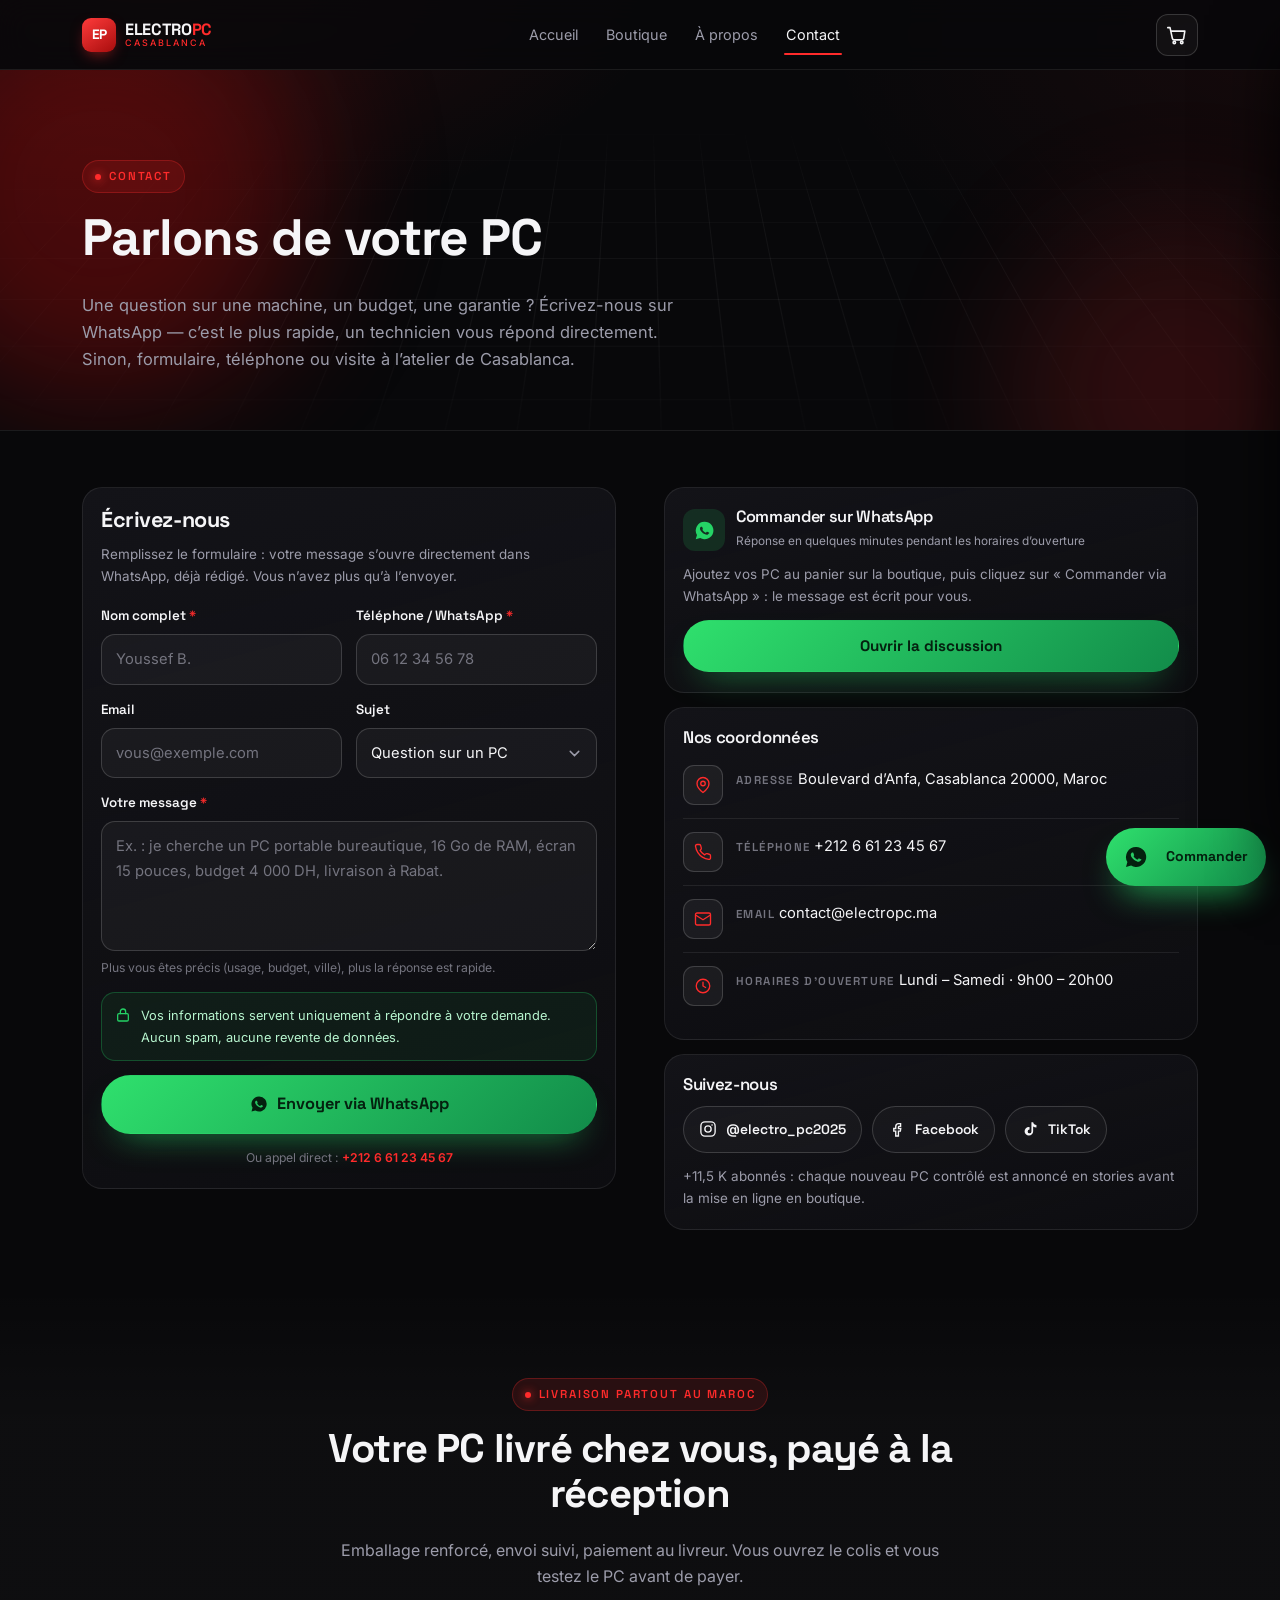
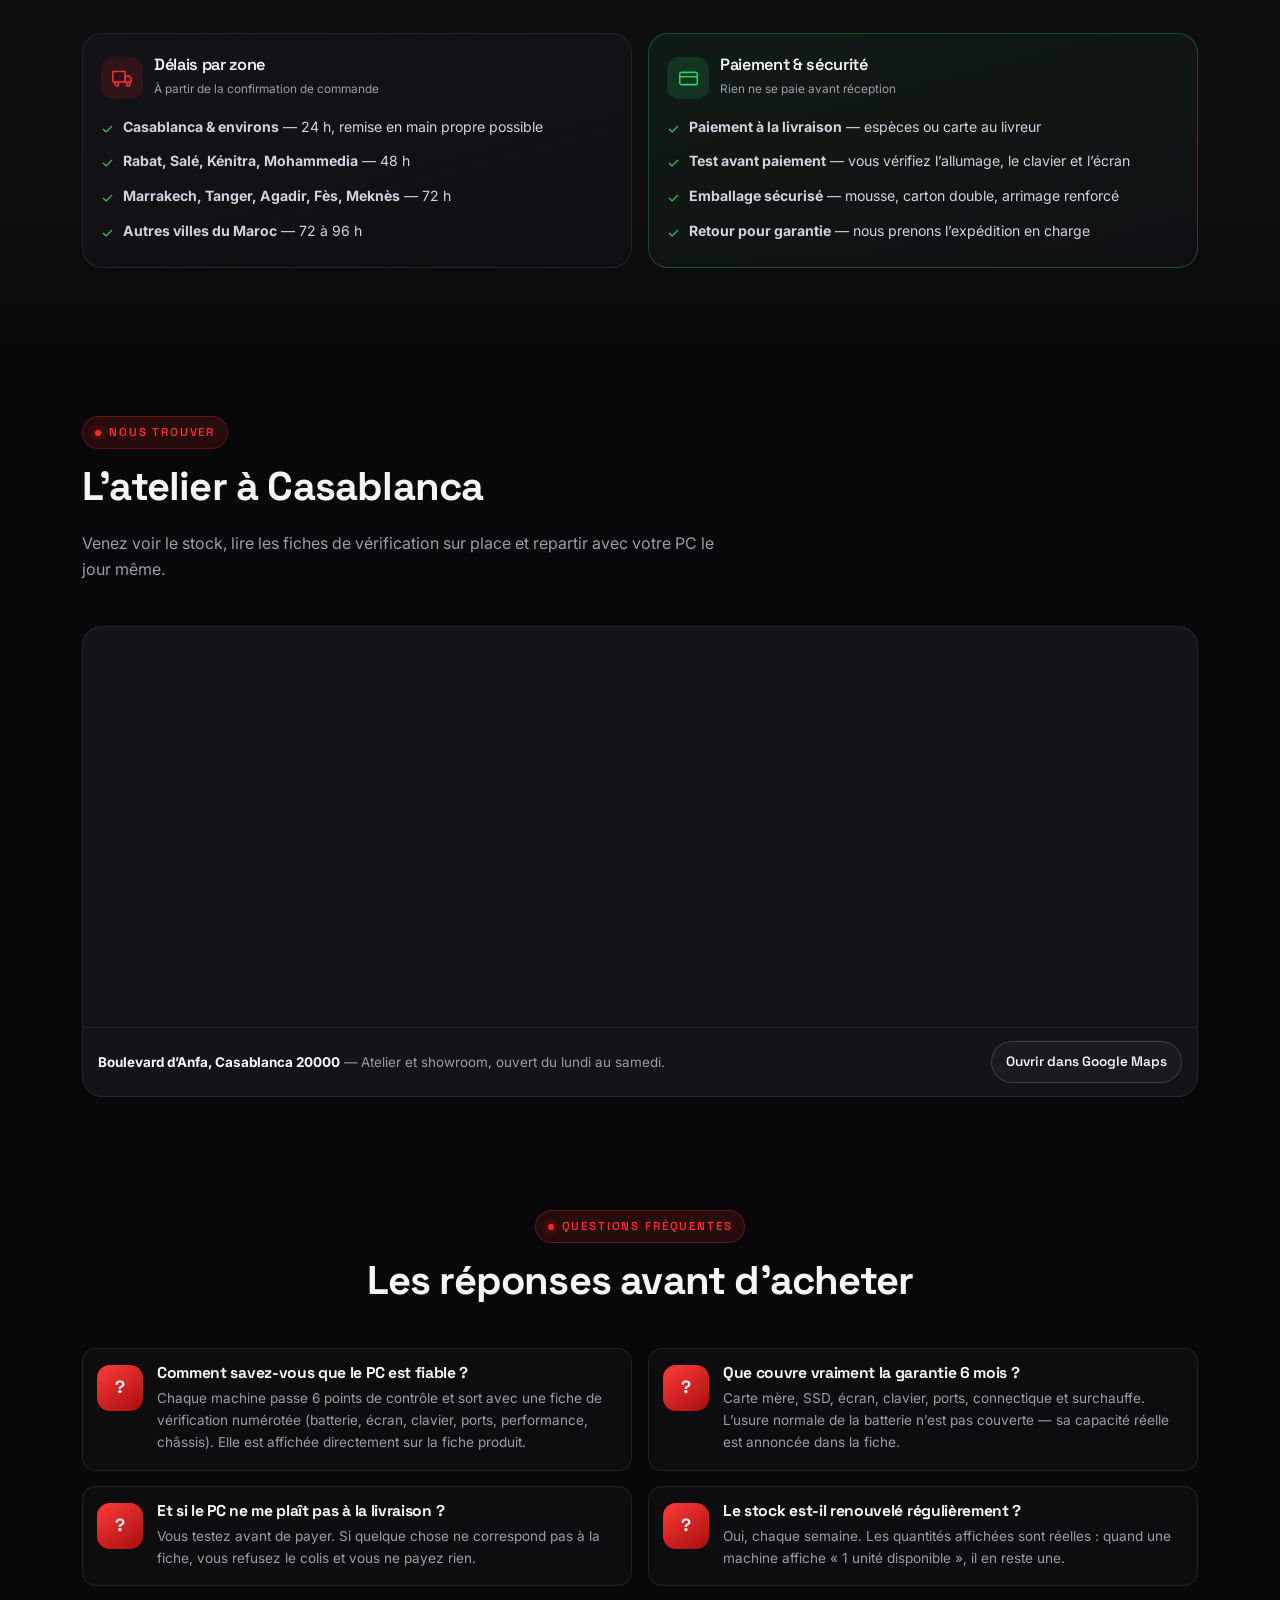
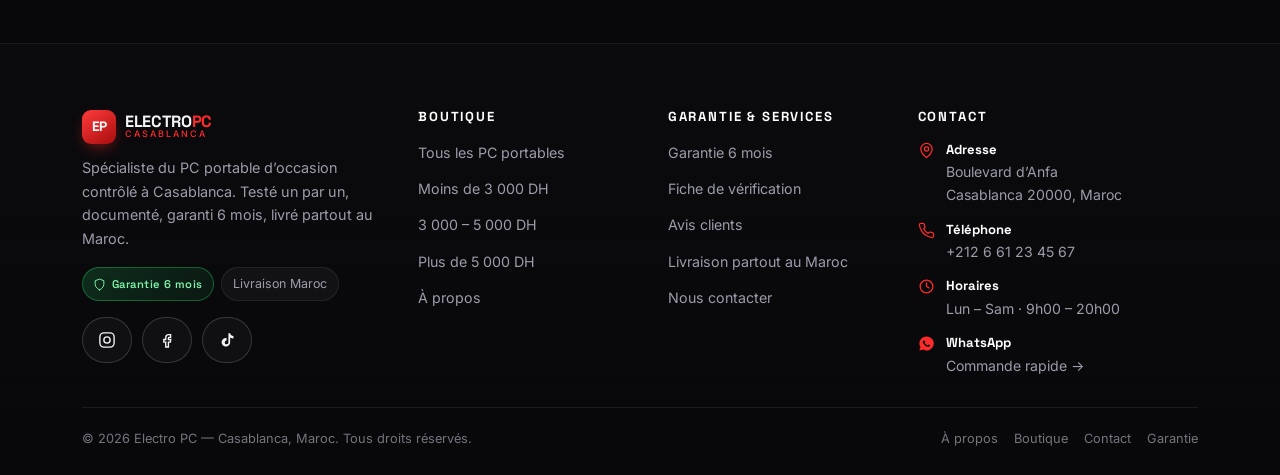
<file: contact.html>
<!DOCTYPE html>
<html lang="fr">
<head>
<meta charset="UTF-8">
<meta name="viewport" content="width=device-width, initial-scale=1, viewport-fit=cover">
<title>Contact & livraison — Electro PC Casablanca</title>
<meta name="description" content="Contactez Electro PC : WhatsApp, téléphone, formulaire, adresse à Casablanca. Livraison de PC portables d’occasion partout au Maroc en 48 à 72 h, paiement à la livraison.">
<meta name="theme-color" content="#08080a">
<link rel="preconnect" href="https://fonts.googleapis.com">
<link rel="preconnect" href="https://fonts.gstatic.com" crossorigin>
<link href="https://fonts.googleapis.com/css2?family=Inter:wght@400;500;600;700&family=Space+Grotesk:wght@500;600;700&display=swap" rel="stylesheet">
<link rel="stylesheet" href="css/style.css">
<link rel="icon" href="data:image/svg+xml,%3Csvg xmlns='http://www.w3.org/2000/svg' viewBox='0 0 32 32'%3E%3Crect width='32' height='32' rx='8' fill='%23ff2b2b'/%3E%3Ctext x='16' y='22' font-family='Arial' font-size='14' font-weight='bold' fill='%23fff' text-anchor='middle'%3EE P%3C/text%3E%3C/svg%3E">
<script>document.documentElement.classList.add('js');</script>
</head>
<body>

<header class="site-header" id="siteHeader">
  <div class="container header-inner">
    <a class="brand" href="index.html" aria-label="Electro PC — accueil">
      <span class="brand-mark">EP</span>
      <span class="brand-text">ELECTRO<span>PC</span>
        <span class="brand-sub">CASABLANCA</span>
      </span>
    </a>
    <nav class="nav-desktop" aria-label="Navigation principale">
      <a href="index.html" data-nav="index.html">Accueil</a>
      <a href="shop.html" data-nav="shop.html">Boutique</a>
      <a href="about.html" data-nav="about.html">À propos</a>
      <a href="contact.html" data-nav="contact.html">Contact</a>
    </nav>
    <div class="header-actions">
      <button class="icon-btn cart-btn" data-cart-btn aria-label="Ouvrir le panier">
        <svg viewBox="0 0 24 24" fill="none" stroke="currentColor" stroke-width="1.8"
             stroke-linecap="round" stroke-linejoin="round" aria-hidden="true">
          <circle cx="9.5" cy="20" r="1.4"/><circle cx="18" cy="20" r="1.4"/>
          <path d="M2 3h2.6l2.7 12.4a2 2 0 002 1.6h8.9a2 2 0 002-1.6L21.5 7H5.8"/>
        </svg>
        <span class="cart-badge" data-cart-badge data-count="0">0</span>
      </button>
      <button class="burger" id="burger" aria-label="Ouvrir le menu" aria-expanded="false" aria-controls="mobileNav">
        <span></span><span></span><span></span>
      </button>
    </div>
  </div>
</header>

<div class="cart-overlay" id="navOverlay" hidden></div>

<nav class="mobile-nav" id="mobileNav" aria-label="Menu mobile">
  <a class="m-link" href="index.html" data-nav="index.html">Accueil <span class="arr">→</span></a>
  <a class="m-link" href="shop.html" data-nav="shop.html">Boutique <span class="arr">→</span></a>
  <a class="m-link" href="about.html" data-nav="about.html">À propos <span class="arr">→</span></a>
  <a class="m-link" href="contact.html" data-nav="contact.html">Contact <span class="arr">→</span></a>
  <div class="m-foot">
    <a class="btn btn-wa btn-block" target="_blank" rel="noopener" href="https://wa.me/message/CV6KU5BXTRL5J1">
      <svg viewBox="0 0 24 24" fill="currentColor" aria-hidden="true"><path d="M12 2a10 10 0 00-8.6 15.1L2 22l5.1-1.4A10 10 0 1012 2zm4.6 13.6c-.2.6-1.2 1.1-1.7 1.2-.5.1-1 .1-1.5-.1-.4-.2-.8-.3-1.4-.6-2.5-1.1-4.2-3.7-4.3-3.8-.1-.2-.9-1.3-.9-2.5s.6-1.7.8-1.9c.2-.2.5-.3.7-.3h.5c.2 0 .4 0 .6.4l.7 1.9c.1.2.1.3 0 .5l-.3.4c-.1.2-.3.3-.1.6.1.2.7 1.1 1.5 1.8 1 .9 1.8 1.2 2.1 1.3.3.1.4.1.6-.1l.7-.9c.2-.2.4-.2.6-.1l1.8.9c.2.1.4.2.4.3v.4z"/></svg>
      Commander sur WhatsApp
    </a>
    <div class="socials">
      <a class="social social--ig" href="https://www.instagram.com/electro_pc2025/" target="_blank" rel="noopener" aria-label="Instagram">
        <svg viewBox="0 0 24 24" fill="none" stroke="currentColor" stroke-width="1.8"><rect x="2.5" y="2.5" width="19" height="19" rx="5.5"/><circle cx="12" cy="12" r="4.2"/></svg>
        @electro_pc2025
      </a>
    </div>
  </div>
</nav>

<main>

  <!-- ============================ EN-TÊTE ============================ -->
  <section class="about-hero">
    <div class="hero-bg" aria-hidden="true">
      <div class="hero-grid"></div>
      <div class="orb orb-1"></div>
      <div class="orb orb-2"></div>
    </div>
    <div class="container" style="position:relative;z-index:2">
      <span class="eyebrow reveal">Contact</span>
      <h1 class="reveal" data-d="1" style="font-size:clamp(1.9rem,7vw,3.2rem)">
        Parlons de votre PC
      </h1>
      <p class="lead reveal" data-d="2" style="max-width:620px">
        Une question sur une machine, un budget, une garantie ? Écrivez-nous sur WhatsApp —
        c’est le plus rapide, un technicien vous répond directement.
        Sinon, formulaire, téléphone ou visite à l’atelier de Casablanca.
      </p>
    </div>
  </section>

  <!-- ============================ FORMULAIRE + INFOS ============================ -->
  <section class="section section--tight">
    <div class="container">
      <div class="split" style="align-items:start">

        <!-- Formulaire -->
        <div class="reveal">
          <div class="info-card">
            <h2 style="font-size:1.35rem">Écrivez-nous</h2>
            <p class="muted small" style="margin-bottom:18px">
              Remplissez le formulaire : votre message s’ouvre directement dans WhatsApp,
              déjà rédigé. Vous n’avez plus qu’à l’envoyer.
            </p>

            <form class="form" id="contactForm" novalidate>
              <div class="form-row">
                <div class="field">
                  <label for="f-nom">Nom complet <span class="req">*</span></label>
                  <input class="input" id="f-nom" name="nom" type="text" required
                         placeholder="Youssef B." autocomplete="name">
                </div>
                <div class="field">
                  <label for="f-tel">Téléphone / WhatsApp <span class="req">*</span></label>
                  <input class="input" id="f-tel" name="tel" type="tel" required
                         placeholder="06 12 34 56 78" autocomplete="tel">
                </div>
              </div>

              <div class="form-row">
                <div class="field">
                  <label for="f-email">Email</label>
                  <input class="input" id="f-email" name="email" type="email"
                         placeholder="vous@exemple.com" autocomplete="email">
                </div>
                <div class="field">
                  <label for="f-sujet">Sujet</label>
                  <select class="input" id="f-sujet" name="sujet">
                    <option>Question sur un PC</option>
                    <option>Commande</option>
                    <option>Garantie 6 mois</option>
                    <option>Livraison</option>
                    <option>Visite de l’atelier</option>
                    <option>Autre</option>
                  </select>
                </div>
              </div>

              <div class="field">
                <label for="f-message">Votre message <span class="req">*</span></label>
                <textarea class="input" id="f-message" name="message" required
                          placeholder="Ex. : je cherche un PC portable bureautique, 16 Go de RAM, écran 15 pouces, budget 4 000 DH, livraison à Rabat."></textarea>
                <span class="field-hint">Plus vous êtes précis (usage, budget, ville), plus la réponse est rapide.</span>
              </div>

              <div class="form-note">
                <svg viewBox="0 0 24 24" fill="none" stroke="currentColor" stroke-width="1.9" stroke-linecap="round" stroke-linejoin="round"><rect x="4" y="10" width="16" height="11" rx="2"/><path d="M8 10V7a4 4 0 018 0v3"/></svg>
                <span>Vos informations servent uniquement à répondre à votre demande.
                  Aucun spam, aucune revente de données.</span>
              </div>

              <button class="btn btn-wa btn-lg btn-block" type="submit">
                <svg viewBox="0 0 24 24" fill="currentColor" aria-hidden="true"><path d="M12 2a10 10 0 00-8.6 15.1L2 22l5.1-1.4A10 10 0 1012 2zm4.6 13.6c-.2.6-1.2 1.1-1.7 1.2-.5.1-1 .1-1.5-.1-.4-.2-.8-.3-1.4-.6-2.5-1.1-4.2-3.7-4.3-3.8-.1-.2-.9-1.3-.9-2.5s.6-1.7.8-1.9c.2-.2.5-.3.7-.3h.5c.2 0 .4 0 .6.4l.7 1.9c.1.2.1.3 0 .5l-.3.4c-.1.2-.3.3-.1.6.1.2.7 1.1 1.5 1.8 1 .9 1.8 1.2 2.1 1.3.3.1.4.1.6-.1l.7-.9c.2-.2.4-.2.6-.1l1.8.9c.2.1.4.2.4.3v.4z"/></svg>
                Envoyer via WhatsApp
              </button>
              <p class="field-hint center">
                Ou appel direct : <a href="tel:+212661234567" style="color:var(--red);font-weight:600">+212 6 61 23 45 67</a>
              </p>
            </form>
          </div>
        </div>

        <!-- Infos pratiques -->
        <div class="reveal reveal-r">
          <div class="info-card">
            <div class="w-head" style="margin-bottom:10px">
              <span class="w-ico" style="background:rgba(37,211,102,.14);color:var(--green)">
                <svg viewBox="0 0 24 24" fill="currentColor"><path d="M12 2a10 10 0 00-8.6 15.1L2 22l5.1-1.4A10 10 0 1012 2zm4.6 13.6c-.2.6-1.2 1.1-1.7 1.2-.5.1-1 .1-1.5-.1-.4-.2-.8-.3-1.4-.6-2.5-1.1-4.2-3.7-4.3-3.8-.1-.2-.9-1.3-.9-2.5s.6-1.7.8-1.9c.2-.2.5-.3.7-.3h.5c.2 0 .4 0 .6.4l.7 1.9c.1.2.1.3 0 .5l-.3.4c-.1.2-.3.3-.1.6.1.2.7 1.1 1.5 1.8 1 .9 1.8 1.2 2.1 1.3.3.1.4.1.6-.1l.7-.9c.2-.2.4-.2.6-.1l1.8.9c.2.1.4.2.4.3v.4z"/></svg>
              </span>
              <div>
                <h3 style="margin:0">Commander sur WhatsApp</h3>
                <span class="w-sub">Réponse en quelques minutes pendant les horaires d’ouverture</span>
              </div>
            </div>
            <p class="small muted">Ajoutez vos PC au panier sur la boutique, puis cliquez sur
              « Commander via WhatsApp » : le message est écrit pour vous.</p>
            <a class="btn btn-wa btn-block" target="_blank" rel="noopener" href="https://wa.me/message/CV6KU5BXTRL5J1">
              Ouvrir la discussion
            </a>
          </div>

          <div class="info-card" style="margin-top:14px">
            <h3 style="font-size:1.05rem;margin-bottom:6px">Nos coordonnées</h3>
            <div class="info-row">
              <span class="info-ico"><svg viewBox="0 0 24 24" fill="none" stroke="currentColor" stroke-width="1.8" stroke-linecap="round" stroke-linejoin="round"><path d="M20 10c0 6-8 12-8 12s-8-6-8-12a8 8 0 1116 0z"/><circle cx="12" cy="10" r="3"/></svg></span>
              <div>
                <span class="info-label">Adresse</span>
                <span class="info-val">Boulevard d’Anfa, Casablanca 20000, Maroc</span>
              </div>
            </div>
            <div class="info-row">
              <span class="info-ico"><svg viewBox="0 0 24 24" fill="none" stroke="currentColor" stroke-width="1.8" stroke-linecap="round" stroke-linejoin="round"><path d="M22 16.9v3a2 2 0 01-2.2 2 19.8 19.8 0 01-8.6-3.1 19.5 19.5 0 01-6-6A19.8 19.8 0 012 4.2 2 2 0 014 2h3a2 2 0 012 1.7c.1 1 .4 1.9.7 2.8a2 2 0 01-.5 2.1L8.1 9.9a16 16 0 006 6l1.3-1.1a2 2 0 012.1-.5c.9.3 1.8.6 2.8.7a2 2 0 011.7 2z"/></svg></span>
              <div>
                <span class="info-label">Téléphone</span>
                <span class="info-val"><a href="tel:+212661234567">+212 6 61 23 45 67</a></span>
              </div>
            </div>
            <div class="info-row">
              <span class="info-ico"><svg viewBox="0 0 24 24" fill="none" stroke="currentColor" stroke-width="1.8" stroke-linecap="round" stroke-linejoin="round"><rect x="2" y="4" width="20" height="16" rx="2"/><path d="M2.5 7l9.5 6 9.5-6"/></svg></span>
              <div>
                <span class="info-label">Email</span>
                <span class="info-val"><a href="mailto:contact@electropc.ma">contact@electropc.ma</a></span>
              </div>
            </div>
            <div class="info-row">
              <span class="info-ico"><svg viewBox="0 0 24 24" fill="none" stroke="currentColor" stroke-width="1.8" stroke-linecap="round" stroke-linejoin="round"><circle cx="12" cy="12" r="9"/><path d="M12 7v5l3.5 2"/></svg></span>
              <div>
                <span class="info-label">Horaires d’ouverture</span>
                <span class="info-val">Lundi – Samedi · 9h00 – 20h00</span>
              </div>
            </div>
          </div>

          <div class="info-card" style="margin-top:14px">
            <h3 style="font-size:1.05rem;margin-bottom:12px">Suivez-nous</h3>
            <div class="socials">
              <a class="social social--ig" href="https://www.instagram.com/electro_pc2025/" target="_blank" rel="noopener">
                <svg viewBox="0 0 24 24" fill="none" stroke="currentColor" stroke-width="1.8"><rect x="2.5" y="2.5" width="19" height="19" rx="5.5"/><circle cx="12" cy="12" r="4.2"/><circle cx="17.4" cy="6.6" r="1.1" fill="currentColor" stroke="none"/></svg>
                @electro_pc2025
              </a>
              <a class="social social--fb" href="https://www.facebook.com/electro_pc2025" target="_blank" rel="noopener">
                <svg viewBox="0 0 24 24" fill="none" stroke="currentColor" stroke-width="1.8"><path d="M14.2 8.4h2.6V4.9h-2.6c-2.3 0-3.9 1.6-3.9 4v2.4H7.7v3.5h2.6v6.5h3.6v-6.5h2.6l.5-3.5h-3.1V9.2c0-.6.3-.8 1.3-.8z"/></svg>
                Facebook
              </a>
              <a class="social social--tt" href="https://www.tiktok.com/@electro_pc2025" target="_blank" rel="noopener">
                <svg viewBox="0 0 24 24" fill="currentColor"><path d="M16.2 3c.6 2.3 2 3.6 4.4 3.8v3.1c-1.7 0-3.2-.5-4.4-1.4v6.6a5.7 5.7 0 11-5.7-5.7c.3 0 .6 0 .9.1v3.2a2.5 2.5 0 102.5 2.5V3h3.3z"/></svg>
                TikTok
              </a>
            </div>
            <p class="small muted" style="margin-top:12px">
              +11,5 K abonnés : chaque nouveau PC contrôlé est annoncé en stories
              avant la mise en ligne en boutique.
            </p>
          </div>
        </div>
      </div>
    </div>
  </section>

  <!-- ============================ LIVRAISON ============================ -->
  <section class="section section--alt" id="livraison">
    <div class="container">
      <div class="section-head center reveal">
        <span class="eyebrow">Livraison partout au Maroc</span>
        <h2>Votre PC livré chez vous, payé à la réception</h2>
        <p class="section-sub">Emballage renforcé, envoi suivi, paiement au livreur.
          Vous ouvrez le colis et vous testez le PC avant de payer.</p>
      </div>

      <div class="grid grid-2">
        <div class="w-card reveal">
          <div class="w-head">
            <span class="w-ico" style="background:var(--red-soft);color:var(--red)">
              <svg viewBox="0 0 24 24" fill="none" stroke="currentColor" stroke-width="1.8" stroke-linecap="round" stroke-linejoin="round"><path d="M1 4h14v12H1z"/><path d="M15 9h4l3 3v4h-7V9z"/><circle cx="5.5" cy="18.5" r="2"/><circle cx="18.5" cy="18.5" r="2"/></svg>
            </span>
            <div><h3 style="margin:0">Délais par zone</h3><span class="w-sub">À partir de la confirmation de commande</span></div>
          </div>
          <ul class="w-list">
            <li class="yes"><span class="li-ico">✓</span><span><b>Casablanca &amp; environs</b> — 24 h, remise en main propre possible</span></li>
            <li class="yes"><span class="li-ico">✓</span><span><b>Rabat, Salé, Kénitra, Mohammedia</b> — 48 h</span></li>
            <li class="yes"><span class="li-ico">✓</span><span><b>Marrakech, Tanger, Agadir, Fès, Meknès</b> — 72 h</span></li>
            <li class="yes"><span class="li-ico">✓</span><span><b>Autres villes du Maroc</b> — 72 à 96 h</span></li>
          </ul>
        </div>

        <div class="w-card w-card--green reveal" data-d="1">
          <div class="w-head">
            <span class="w-ico">
              <svg viewBox="0 0 24 24" fill="none" stroke="currentColor" stroke-width="1.8" stroke-linecap="round" stroke-linejoin="round"><rect x="2" y="5" width="20" height="14" rx="2"/><path d="M2 10h20"/></svg>
            </span>
            <div><h3 style="margin:0">Paiement &amp; sécurité</h3><span class="w-sub">Rien ne se paie avant réception</span></div>
          </div>
          <ul class="w-list">
            <li class="yes"><span class="li-ico">✓</span><span><b>Paiement à la livraison</b> — espèces ou carte au livreur</span></li>
            <li class="yes"><span class="li-ico">✓</span><span><b>Test avant paiement</b> — vous vérifiez l’allumage, le clavier et l’écran</span></li>
            <li class="yes"><span class="li-ico">✓</span><span><b>Emballage sécurisé</b> — mousse, carton double, arrimage renforcé</span></li>
            <li class="yes"><span class="li-ico">✓</span><span><b>Retour pour garantie</b> — nous prenons l’expédition en charge</span></li>
          </ul>
        </div>
      </div>
    </div>
  </section>

  <!-- ============================ CARTE ============================ -->
  <section class="section section--tight">
    <div class="container">
      <div class="section-head reveal">
        <span class="eyebrow">Nous trouver</span>
        <h2>L’atelier à Casablanca</h2>
        <p class="section-sub">Venez voir le stock, lire les fiches de vérification sur place
          et repartir avec votre PC le jour même.</p>
      </div>

      <div class="map-wrap reveal">
        <iframe
          title="Carte de localisation d’Electro PC à Casablanca"
          src="https://www.google.com/maps?q=Boulevard%20d%27Anfa%2C%20Casablanca%2C%20Maroc&output=embed"
          loading="lazy" referrerpolicy="no-referrer-when-downgrade" allowfullscreen></iframe>
        <div class="map-bar">
          <span class="muted">
            <strong style="color:#fff">Boulevard d’Anfa, Casablanca 20000</strong> —
            Atelier et showroom, ouvert du lundi au samedi.
          </span>
          <a class="btn btn-outline btn-sm" target="_blank" rel="noopener"
             href="https://www.google.com/maps/search/?api=1&query=Boulevard+d%27Anfa,+Casablanca,+Maroc">
            Ouvrir dans Google Maps
          </a>
        </div>
      </div>
    </div>
  </section>

  <!-- ============================ FAQ ============================ -->
  <section class="section section--tight">
    <div class="container">
      <div class="section-head center reveal">
        <span class="eyebrow">Questions fréquentes</span>
        <h2>Les réponses avant d’acheter</h2>
      </div>
      <div class="grid grid-2">
        <div class="step reveal">
          <span class="step-num">?</span>
          <div>
            <h4>Comment savez-vous que le PC est fiable ?</h4>
            <p>Chaque machine passe 6 points de contrôle et sort avec une fiche de vérification
              numérotée (batterie, écran, clavier, ports, performance, châssis).
              Elle est affichée directement sur la fiche produit.</p>
          </div>
        </div>
        <div class="step reveal" data-d="1">
          <span class="step-num">?</span>
          <div>
            <h4>Que couvre vraiment la garantie 6 mois ?</h4>
            <p>Carte mère, SSD, écran, clavier, ports, connectique et surchauffe.
              L’usure normale de la batterie n’est pas couverte — sa capacité réelle est
              annoncée dans la fiche.</p>
          </div>
        </div>
        <div class="step reveal" data-d="2">
          <span class="step-num">?</span>
          <div>
            <h4>Et si le PC ne me plaît pas à la livraison ?</h4>
            <p>Vous testez avant de payer. Si quelque chose ne correspond pas à la fiche,
              vous refusez le colis et vous ne payez rien.</p>
          </div>
        </div>
        <div class="step reveal" data-d="3">
          <span class="step-num">?</span>
          <div>
            <h4>Le stock est-il renouvelé régulièrement ?</h4>
            <p>Oui, chaque semaine. Les quantités affichées sont réelles :
              quand une machine affiche « 1 unité disponible », il en reste une.</p>
          </div>
        </div>
      </div>
    </div>
  </section>

</main>

<footer class="footer">
  <div class="container">
    <div class="footer-grid">
      <div class="footer-brand">
        <a class="brand" href="index.html">
          <span class="brand-mark">EP</span>
          <span class="brand-text">ELECTRO<span>PC</span>
            <span class="brand-sub">CASABLANCA</span>
          </span>
        </a>
        <p>Spécialiste du PC portable d’occasion contrôlé à Casablanca.
          Testé un par un, documenté, garanti 6 mois, livré partout au Maroc.</p>
        <div class="footer-badges">
          <span class="warranty-badge">
            <svg viewBox="0 0 24 24" fill="none" stroke="currentColor" stroke-width="1.8" stroke-linecap="round" stroke-linejoin="round"><path d="M12 22s8-4 8-10V5l-8-3-8 3v7c0 6 8 10 8 10z"/></svg>
            Garantie 6 mois
          </span>
          <span class="pill-note">Livraison Maroc</span>
        </div>
        <div class="socials" style="margin-top:16px">
          <a class="social social--ig" href="https://www.instagram.com/electro_pc2025/" target="_blank" rel="noopener" aria-label="Instagram">
            <svg viewBox="0 0 24 24" fill="none" stroke="currentColor" stroke-width="1.8"><rect x="2.5" y="2.5" width="19" height="19" rx="5.5"/><circle cx="12" cy="12" r="4.2"/></svg>
          </a>
          <a class="social social--fb" href="https://www.facebook.com/electro_pc2025" target="_blank" rel="noopener" aria-label="Facebook">
            <svg viewBox="0 0 24 24" fill="none" stroke="currentColor" stroke-width="1.8"><path d="M14.2 8.4h2.6V4.9h-2.6c-2.3 0-3.9 1.6-3.9 4v2.4H7.7v3.5h2.6v6.5h3.6v-6.5h2.6l.5-3.5h-3.1V9.2c0-.6.3-.8 1.3-.8z"/></svg>
          </a>
          <a class="social social--tt" href="https://www.tiktok.com/@electro_pc2025" target="_blank" rel="noopener" aria-label="TikTok">
            <svg viewBox="0 0 24 24" fill="currentColor"><path d="M16.2 3c.6 2.3 2 3.6 4.4 3.8v3.1c-1.7 0-3.2-.5-4.4-1.4v6.6a5.7 5.7 0 11-5.7-5.7c.3 0 .6 0 .9.1v3.2a2.5 2.5 0 102.5 2.5V3h3.3z"/></svg>
          </a>
        </div>
      </div>

      <div>
        <h4>Boutique</h4>
        <ul class="footer-links">
          <li><a href="shop.html">Tous les PC portables</a></li>
          <li><a href="shop.html?budget=low">Moins de 3 000 DH</a></li>
          <li><a href="shop.html?budget=mid">3 000 – 5 000 DH</a></li>
          <li><a href="shop.html?budget=high">Plus de 5 000 DH</a></li>
          <li><a href="about.html">À propos</a></li>
        </ul>
      </div>

      <div>
        <h4>Garantie &amp; services</h4>
        <ul class="footer-links">
          <li><a href="index.html#garantie">Garantie 6 mois</a></li>
          <li><a href="index.html#verification">Fiche de vérification</a></li>
          <li><a href="index.html#avis">Avis clients</a></li>
          <li><a href="contact.html#livraison">Livraison partout au Maroc</a></li>
          <li><a href="contact.html">Nous contacter</a></li>
        </ul>
      </div>

      <div>
        <h4>Contact</h4>
        <div class="footer-contact">
          <div class="fc-item">
            <svg viewBox="0 0 24 24" fill="none" stroke="currentColor" stroke-width="1.8" stroke-linecap="round" stroke-linejoin="round"><path d="M20 10c0 6-8 12-8 12s-8-6-8-12a8 8 0 1116 0z"/><circle cx="12" cy="10" r="3"/></svg>
            <span><b>Adresse</b>Boulevard d’Anfa<br>Casablanca 20000, Maroc</span>
          </div>
          <div class="fc-item">
            <svg viewBox="0 0 24 24" fill="none" stroke="currentColor" stroke-width="1.8" stroke-linecap="round" stroke-linejoin="round"><path d="M22 16.9v3a2 2 0 01-2.2 2 19.8 19.8 0 01-8.6-3.1 19.5 19.5 0 01-6-6A19.8 19.8 0 012 4.2 2 2 0 014 2h3a2 2 0 012 1.7c.1 1 .4 1.9.7 2.8a2 2 0 01-.5 2.1L8.1 9.9a16 16 0 006 6l1.3-1.1a2 2 0 012.1-.5c.9.3 1.8.6 2.8.7a2 2 0 011.7 2z"/></svg>
            <span><b>Téléphone</b><a href="tel:+212661234567">+212 6 61 23 45 67</a></span>
          </div>
          <div class="fc-item">
            <svg viewBox="0 0 24 24" fill="none" stroke="currentColor" stroke-width="1.8" stroke-linecap="round" stroke-linejoin="round"><circle cx="12" cy="12" r="9"/><path d="M12 7v5l3.5 2"/></svg>
            <span><b>Horaires</b>Lun – Sam · 9h00 – 20h00</span>
          </div>
          <div class="fc-item">
            <svg viewBox="0 0 24 24" fill="currentColor"><path d="M12 2a10 10 0 00-8.6 15.1L2 22l5.1-1.4A10 10 0 1012 2zm4.6 13.6c-.2.6-1.2 1.1-1.7 1.2-.5.1-1 .1-1.5-.1-.4-.2-.8-.3-1.4-.6-2.5-1.1-4.2-3.7-4.3-3.8-.1-.2-.9-1.3-.9-2.5s.6-1.7.8-1.9c.2-.2.5-.3.7-.3h.5c.2 0 .4 0 .6.4l.7 1.9c.1.2.1.3 0 .5l-.3.4c-.1.2-.3.3-.1.6.1.2.7 1.1 1.5 1.8 1 .9 1.8 1.2 2.1 1.3.3.1.4.1.6-.1l.7-.9c.2-.2.4-.2.6-.1l1.8.9c.2.1.4.2.4.3v.4z"/></svg>
            <span><b>WhatsApp</b><a target="_blank" rel="noopener" href="https://wa.me/message/CV6KU5BXTRL5J1">Commande rapide →</a></span>
          </div>
        </div>
      </div>
    </div>

    <div class="footer-bottom">
      <span>© <span data-year>2026</span> Electro PC — Casablanca, Maroc. Tous droits réservés.</span>
      <nav>
        <a href="about.html">À propos</a>
        <a href="shop.html">Boutique</a>
        <a href="contact.html">Contact</a>
        <a href="index.html#garantie">Garantie</a>
      </nav>
    </div>
  </div>
</footer>

<a class="wa-fab" target="_blank" rel="noopener" href="https://wa.me/message/CV6KU5BXTRL5J1" aria-label="Commander sur WhatsApp">
  <svg viewBox="0 0 24 24" fill="currentColor" aria-hidden="true"><path d="M12 2a10 10 0 00-8.6 15.1L2 22l5.1-1.4A10 10 0 1012 2zm4.6 13.6c-.2.6-1.2 1.1-1.7 1.2-.5.1-1 .1-1.5-.1-.4-.2-.8-.3-1.4-.6-2.5-1.1-4.2-3.7-4.3-3.8-.1-.2-.9-1.3-.9-2.5s.6-1.7.8-1.9c.2-.2.5-.3.7-.3h.5c.2 0 .4 0 .6.4l.7 1.9c.1.2.1.3 0 .5l-.3.4c-.1.2-.3.3-.1.6.1.2.7 1.1 1.5 1.8 1 .9 1.8 1.2 2.1 1.3.3.1.4.1.6-.1l.7-.9c.2-.2.4-.2.6-.1l1.8.9c.2.1.4.2.4.3v.4z"/></svg>
  <span class="wa-label">Commander</span>
</a>

<script src="js/data.js"></script>
<script src="js/cart.js"></script>
<script src="js/script.js"></script>
</body>
</html>
</file>
<file: css/style.css>
/* ==========================================================================
   ELECTRO PC — Feuille de style principale
   Organisation :
     01. Variables & reset
     02. Base / typographie / utilitaires
     03. En-tête (header) + menu mobile
     04. Boutons & badges de confiance
     05. Bandeau défilant (ticker)
     06. Héros + scène PC portable
     07. Sections & grilles
     08. Cartes "Pourquoi Electro PC"
     09. Fiche de vérification (rapport d'inspection)
     10. Cartes produit (.pcard)
     11. Garantie 6 mois / avis clients / statistiques
     12. Boutique (filtres, recherche, tri, budget)
     13. À propos & Contact
     14. Panier (drawer / bottom sheet)
     15. Pied de page, toast, FAB WhatsApp
     16. Animations & responsive final
   ========================================================================== */

/* ---------- 01. Variables & reset --------------------------------------- */
:root {
  /* Couleurs — noir profond + rouge (logo ELECTRO PC) + blanc */
  --ink:        #08080a;
  --ink-2:      #0d0d11;
  --surface:    #131318;
  --surface-2:  #1a1a21;
  --surface-3:  #22222b;
  --line:       rgba(255, 255, 255, .08);
  --line-2:     rgba(255, 255, 255, .16);
  --text:       #f5f5f7;
  --muted:      #9c9caa;
  --muted-2:    #74747f;

  --red:        #ff2b2b;
  --red-500:    #ff3b3b;
  --red-600:    #e01212;
  --red-700:    #a80d0d;
  --red-soft:   rgba(255, 43, 43, .12);

  --green:      #25d366;
  --green-dark: #128c4a;
  --amber:      #ffb020;
  --blue:       #4d9bff;

  /* Formes */
  --r-sm: 10px;
  --r:    14px;
  --r-lg: 20px;
  --r-xl: 28px;
  --r-pill: 999px;

  /* Ombres & halos */
  --sh-1: 0 6px 18px -8px rgba(0, 0, 0, .8);
  --sh-2: 0 20px 45px -22px rgba(0, 0, 0, .95);
  --sh-red: 0 18px 40px -20px rgba(255, 43, 43, .45);
  --glow-red: 0 0 0 1px rgba(255, 43, 43, .5), 0 16px 38px -18px rgba(255, 43, 43, .5);

  /* Metrics */
  --wrap: 1180px;
  --gutter: 18px;
  --header-h: 62px;

  /* Typo */
  --f-title: 'Space Grotesk', 'Poppins', system-ui, -apple-system, sans-serif;
  --f-body: 'Inter', system-ui, -apple-system, 'Segoe UI', sans-serif;

  /* Transitions */
  --ease: cubic-bezier(.22, .61, .36, 1);
  --fast: .18s var(--ease);
  --mid: .28s var(--ease);
  --slow: .55s var(--ease);
}

*, *::before, *::after { box-sizing: border-box; }

html {
  scroll-behavior: smooth;
  scroll-padding-top: calc(var(--header-h) + 12px);
  -webkit-text-size-adjust: 100%;
}

body {
  margin: 0;
  background: var(--ink);
  color: var(--text);
  font-family: var(--f-body);
  font-size: 16px;
  line-height: 1.65;
  overflow-x: hidden;
  -webkit-font-smoothing: antialiased;
  background-image:
    radial-gradient(900px 480px at 12% -6%, rgba(255, 43, 43, .13), transparent 60%),
    radial-gradient(700px 420px at 100% 4%, rgba(255, 43, 43, .06), transparent 65%);
  background-attachment: fixed;
}

body.leaving { opacity: 0; transition: opacity .18s ease; }
body.no-scroll { overflow: hidden; }

/* Apparition douce de la page (uniquement si JS actif).
   ATTENTION : on n'anime QUE l'opacité — un `transform` sur <body> enverrait
   les éléments `position: fixed` (panier, menu, bouton WhatsApp) dans le
   bas du document au lieu de la fenêtre. */
.js body { animation: pageIn .4s var(--ease); }
@keyframes pageIn { from { opacity: 0; } to { opacity: 1; } }

img { max-width: 100%; display: block; }
a { color: inherit; text-decoration: none; }
button, input, select, textarea { font: inherit; color: inherit; }
button { cursor: pointer; background: none; border: 0; }
ul { margin: 0; padding: 0; list-style: none; }

:focus-visible {
  outline: 2px solid var(--red);
  outline-offset: 3px;
  border-radius: 6px;
}

/* ---------- 02. Base / typographie / utilitaires ------------------------ */
.container {
  width: 100%;
  max-width: var(--wrap);
  margin-inline: auto;
  padding-inline: var(--gutter);
}

h1, h2, h3, h4 {
  font-family: var(--f-title);
  line-height: 1.12;
  letter-spacing: -.02em;
  margin: 0 0 .5em;
}
h1 { font-size: clamp(2.1rem, 8.5vw, 4.4rem); font-weight: 700; }
h2 { font-size: clamp(1.55rem, 5.2vw, 2.5rem); font-weight: 700; }
h3 { font-size: clamp(1.1rem, 3.4vw, 1.35rem); font-weight: 600; }
p  { margin: 0 0 1em; }
p:last-child { margin-bottom: 0; }

.lead { font-size: 1.03rem; color: var(--muted); }
.muted { color: var(--muted); }
.small { font-size: .84rem; }
.center { text-align: center; }
.nowrap { white-space: nowrap; }
.sr-only {
  position: absolute; width: 1px; height: 1px; padding: 0; margin: -1px;
  overflow: hidden; clip: rect(0 0 0 0); white-space: nowrap; border: 0;
}

.grad-red {
  background: linear-gradient(120deg, #ff5a5a, var(--red) 55%, var(--red-700));
  -webkit-background-clip: text;
  background-clip: text;
  color: transparent;
}

.section { padding: clamp(52px, 8vw, 92px) 0; }
.section--tight { padding: clamp(38px, 5vw, 56px) 0; }
.section--alt { background: linear-gradient(180deg, transparent, rgba(255, 255, 255, .022) 20%, rgba(255, 255, 255, .022) 80%, transparent); }
.section--bordered { border-top: 1px solid var(--line); border-bottom: 1px solid var(--line); }

.section-head { max-width: 640px; margin: 0 0 clamp(26px, 4vw, 44px); }
.section-head.center { margin-inline: auto; text-align: center; }

.eyebrow {
  display: inline-flex; align-items: center; gap: 8px;
  font-family: var(--f-title);
  font-size: .72rem; font-weight: 600;
  letter-spacing: .16em; text-transform: uppercase;
  color: var(--red);
  background: var(--red-soft);
  border: 1px solid rgba(255, 43, 43, .28);
  padding: 6px 12px; border-radius: var(--r-pill);
  margin-bottom: 16px;
}
.eyebrow::before {
  content: ''; width: 6px; height: 6px; border-radius: 50%;
  background: var(--red); box-shadow: 0 0 10px var(--red);
}

.section-sub { color: var(--muted); font-size: 1rem; }

.grid { display: grid; gap: 16px; }
.grid-2 { grid-template-columns: 1fr; }
.grid-3 { grid-template-columns: 1fr; }
.grid-4 { grid-template-columns: repeat(2, 1fr); }

/* Grille de produits (mobile-first) */
.pgrid { display: grid; gap: 14px; grid-template-columns: 1fr; }
@media (min-width: 560px)  { .pgrid { grid-template-columns: repeat(2, 1fr); gap: 16px; } }
@media (min-width: 900px)  { .pgrid { grid-template-columns: repeat(3, 1fr); } }
@media (min-width: 1140px) { .pgrid { grid-template-columns: repeat(4, 1fr); } }
.shop-grid { grid-template-columns: 1fr; }
@media (min-width: 640px)  { .shop-grid { grid-template-columns: repeat(2, 1fr); } }
@media (min-width: 900px)  { .shop-grid { grid-template-columns: repeat(2, 1fr); } }
@media (min-width: 1240px) { .shop-grid { grid-template-columns: repeat(3, 1fr); } }

.divider { height: 1px; background: var(--line); border: 0; margin: 0; }

/* ---------- 03. En-tête + menu mobile ----------------------------------- */
.site-header {
  position: sticky; top: 0; z-index: 900;
  height: var(--header-h);
  background: rgba(8, 8, 10, .82);
  backdrop-filter: blur(14px);
  -webkit-backdrop-filter: blur(14px);
  border-bottom: 1px solid var(--line);
  transition: box-shadow var(--mid), background var(--mid);
}
.site-header.scrolled {
  background: rgba(8, 8, 10, .96);
  box-shadow: 0 10px 30px -18px rgba(0, 0, 0, 1), 0 0 0 1px rgba(255, 43, 43, .12);
}

.header-inner {
  height: var(--header-h);
  display: flex; align-items: center; justify-content: space-between;
  gap: 10px;
}

.brand { display: flex; align-items: center; gap: 9px; flex-shrink: 0; }
.brand-mark {
  width: 34px; height: 34px; border-radius: 9px;
  display: grid; place-items: center;
  background: linear-gradient(145deg, var(--red-500), var(--red-700));
  color: #fff; font-family: var(--f-title); font-weight: 700; font-size: .85rem;
  letter-spacing: -.04em;
  box-shadow: 0 6px 16px -6px rgba(255, 43, 43, .7);
}
.brand-text {
  font-family: var(--f-title); font-weight: 700;
  font-size: 1.02rem; letter-spacing: -.02em; line-height: 1;
}
.brand-text span { color: var(--red); }
.brand-sub {
  display: block; font-family: var(--f-body); font-size: .56rem;
  letter-spacing: .22em; color: var(--muted-2); font-weight: 500;
}

.nav-desktop { display: none; }
.nav-desktop a {
  position: relative; font-size: .9rem; color: var(--muted);
  padding: 8px 2px; transition: color var(--fast);
}
.nav-desktop a + a { margin-left: 24px; }
.nav-desktop a:hover, .nav-desktop a.active { color: var(--text); }
.nav-desktop a.active::after,
.nav-desktop a:hover::after {
  content: ''; position: absolute; left: 0; right: 0; bottom: 0;
  height: 2px; border-radius: 2px; background: var(--red);
}

.header-actions { display: flex; align-items: center; gap: 8px; }

.icon-btn {
  position: relative;
  width: 42px; height: 42px; border-radius: 12px;
  display: grid; place-items: center;
  border: 1px solid var(--line-2);
  background: rgba(255, 255, 255, .04);
  transition: border-color var(--fast), background var(--fast), transform var(--fast);
}
.icon-btn:hover { border-color: rgba(255, 43, 43, .6); background: var(--red-soft); }
.icon-btn:active { transform: scale(.94); }
.icon-btn svg { width: 21px; height: 21px; }

.cart-badge {
  position: absolute; top: -5px; right: -5px;
  min-width: 20px; height: 20px; padding: 0 5px;
  border-radius: var(--r-pill);
  background: var(--red); color: #fff;
  font-size: .68rem; font-weight: 700; font-family: var(--f-title);
  display: grid; place-items: center;
  border: 2px solid var(--ink);
}
.cart-badge[data-count="0"] { display: none; }
.cart-badge.bump { animation: badgeBump .5s var(--ease); }

.cart-btn.bump { animation: iconBounce .5s var(--ease); }

@keyframes badgeBump {
  0% { transform: scale(1); } 35% { transform: scale(1.55); } 100% { transform: scale(1); }
}
@keyframes iconBounce {
  0%, 100% { transform: translateY(0); }
  30% { transform: translateY(-6px) scale(1.06); }
  60% { transform: translateY(2px) scale(.98); }
}

.burger {
  width: 42px; height: 42px; border-radius: 12px;
  border: 1px solid var(--line-2); background: rgba(255, 255, 255, .04);
  display: grid; place-content: center; gap: 5px;
}
.burger span {
  display: block; width: 18px; height: 2px; border-radius: 2px;
  background: var(--text); transition: transform var(--mid), opacity var(--fast);
}
.burger[aria-expanded="true"] span:nth-child(1) { transform: translateY(7px) rotate(45deg); }
.burger[aria-expanded="true"] span:nth-child(2) { opacity: 0; }
.burger[aria-expanded="true"] span:nth-child(3) { transform: translateY(-7px) rotate(-45deg); }

/* Menu mobile : slide-in depuis la droite */
.mobile-nav {
  position: fixed; inset: var(--header-h) 0 0 auto;
  width: min(84vw, 340px);
  background: var(--ink-2);
  border-left: 1px solid var(--line);
  padding: 22px 20px calc(28px + env(safe-area-inset-bottom));
  display: flex; flex-direction: column; gap: 6px;
  transform: translateX(105%);
  transition: transform .34s var(--ease);
  z-index: 890;
  overflow-y: auto;
  box-shadow: -30px 0 60px -30px #000;
}
.mobile-nav.open { transform: translateX(0); }
.mobile-nav a.m-link {
  display: flex; align-items: center; justify-content: space-between;
  padding: 14px 12px; border-radius: var(--r);
  font-family: var(--f-title); font-weight:600; font-size: 1.05rem;
  border: 1px solid transparent;
  transition: background var(--fast), border-color var(--fast), color var(--fast);
}
.mobile-nav a.m-link span.arr { color: var(--red); font-size: 1.1rem; }
.mobile-nav a.m-link.active, .mobile-nav a.m-link:hover {
  background: rgba(255, 255, 255, .045); border-color: rgba(255, 43, 43, .35); color: #fff;
}
.mobile-nav .m-foot { margin-top: auto; padding-top: 20px; border-top: 1px solid var(--line); display: grid; gap: 10px; }

/* ---------- 04. Boutons & badges de confiance --------------------------- */
.btn {
  display: inline-flex; align-items: center; justify-content: center; gap: 9px;
  min-height: 48px; padding: 12px 20px;
  border-radius: var(--r-pill);
  font-family: var(--f-title); font-weight: 600; font-size: .95rem;
  border: 1px solid transparent;
  transition: transform var(--fast), box-shadow var(--fast), background var(--fast), border-color var(--fast), color var(--fast);
  text-align: center;
}
.btn:active { transform: scale(.97); }
.btn svg { width: 18px; height: 18px; flex-shrink: 0; }

.btn-primary {
  background: linear-gradient(135deg, var(--red-500), var(--red-600) 55%, var(--red-700));
  color: #fff;
  box-shadow: var(--sh-red);
}
.btn-primary:hover { transform: translateY(-2px); box-shadow: 0 22px 44px -18px rgba(255, 43, 43, .62); }

.btn-outline { border-color: var(--line-2); color: var(--text); background: rgba(255, 255, 255, .03); }
.btn-outline:hover { border-color: var(--red); color: #fff; background: var(--red-soft); }

.btn-ghost { color: var(--muted); min-height: 42px; padding: 10px 14px; }
.btn-ghost:hover { color: #fff; }

.btn-wa {
  background: linear-gradient(135deg, #2fe06d, var(--green-dark));
  color: #04210f; font-weight: 700;
  box-shadow: 0 16px 34px -18px rgba(37, 211, 102, .75);
}
.btn-wa:hover { transform: translateY(-2px); box-shadow: 0 22px 40px -16px rgba(37, 211, 102, .8); }

.btn-block { width: 100%; }
.btn-lg { min-height: 56px; padding: 15px 28px; font-size: 1.02rem; }
.btn-sm { min-height: 40px; padding: 9px 14px; font-size: .85rem; }
.btn[disabled] { opacity: .45; pointer-events: none; }

/* Badge garantie 6 mois — présent sur CHAQUE produit */
.warranty-badge {
  display: inline-flex; align-items: center; gap: 6px;
  padding: 5px 10px; border-radius: var(--r-pill);
  font-family: var(--f-title); font-size: .7rem; font-weight: 600;
  letter-spacing: .04em;
  color: #7ef2a9;
  background: linear-gradient(135deg, rgba(37, 211, 102, .18), rgba(37, 211, 102, .07));
  border: 1px solid rgba(37, 211, 102, .38);
  white-space: nowrap;
}
.warranty-badge svg { width: 13px; height: 13px; }

/* Badge stock (unités réelles, pas de réassort infini) */
.stock-tag {
  display: inline-flex; align-items: center; gap: 6px;
  padding: 5px 10px; border-radius: var(--r-pill);
  font-size: .7rem; font-weight: 600; font-family: var(--f-title);
  letter-spacing: .02em; white-space: nowrap;
  border: 1px solid;
}
.stock-tag .dot { width: 7px; height: 7px; border-radius: 50%; flex-shrink: 0; }
.stock-ok {
  color: #ffc9c9; background: rgba(255, 43, 43, .16); border-color: rgba(255, 43, 43, .45);
}
.stock-ok .dot { background: var(--red); box-shadow: 0 0 8px var(--red); animation: livePulse 1.9s infinite; }
.stock-low {
  color: #ffd79a; background: rgba(255, 176, 32, .14); border-color: rgba(255, 176, 32, .45);
}
.stock-low .dot { background: var(--amber); box-shadow: 0 0 8px var(--amber); animation: livePulse 1.9s infinite; }
.stock-out {
  color: #c9c9d2; background: rgba(255, 255, 255, .07); border-color: var(--line-2);
}
.stock-out .dot { background: var(--muted-2); }

@keyframes livePulse {
  0%, 100% { opacity: 1; transform: scale(1); }
  50% { opacity: .35; transform: scale(.8); }
}

.pill-note {
  display: inline-flex; align-items: center; gap: 7px;
  font-size: .78rem; color: var(--muted);
  background: rgba(255, 255, 255, .04);
  border: 1px solid var(--line);
  padding: 6px 11px; border-radius: var(--r-pill);
}
.pill-note svg { width: 14px; height: 14px; color: var(--red); }

/* ---------- 05. Bandeau défilant (ticker) ------------------------------- */
.ticker {
  position: relative;
  background: linear-gradient(90deg, var(--red-700), var(--red-600) 50%, var(--red-700));
  border-block: 1px solid rgba(255, 255, 255, .14);
  overflow: hidden;
  padding: 11px 0;
  --gap: 42px;
}
.ticker::before, .ticker::after {
  content: ''; position: absolute; top: 0; bottom: 0; width: 46px; z-index: 2; pointer-events: none;
}
.ticker::before { left: 0; background: linear-gradient(90deg, #000 0%, transparent 100%); opacity: .28; }
.ticker::after { right: 0; background: linear-gradient(270deg, #000 0%, transparent 100%); opacity: .28; }

.ticker-track { display: flex; width: max-content; animation: tickerMove 26s linear infinite; }
.ticker-group { display: flex; align-items: center; gap: var(--gap); padding-right: var(--gap); flex-shrink: 0; }
.ticker-group span {
  display: inline-flex; align-items: center; gap: var(--gap);
  font-family: var(--f-title); font-size: .8rem; font-weight: 600;
  letter-spacing: .1em; text-transform: uppercase; color: #fff; white-space: nowrap;
}
.ticker-group i {
  font-style: normal; color: rgba(255, 255, 255, .55); font-size: .9rem;
}
@keyframes tickerMove {
  from { transform: translate3d(0, 0, 0); }
  to   { transform: translate3d(-50%, 0, 0); }
}
.ticker:hover .ticker-track { animation-play-state: paused; }

/* ---------- 06. Héros + scène PC portable ------------------------------- */
.hero {
  position: relative;
  min-height: calc(100svh - var(--header-h));
  display: flex; align-items: center;
  padding: clamp(36px, 7vw, 74px) 0 clamp(30px, 6vw, 60px);
  overflow: hidden;
}
.hero-bg { position: absolute; inset: 0; pointer-events: none; overflow: hidden; }
.hero-grid {
  position: absolute; inset: -20% -10%;
  background-image:
    linear-gradient(rgba(255, 255, 255, .045) 1px, transparent 1px),
    linear-gradient(90deg, rgba(255, 255, 255, .045) 1px, transparent 1px);
  background-size: 56px 56px;
  mask-image: radial-gradient(ellipse 70% 60% at 50% 45%, #000 25%, transparent 78%);
  -webkit-mask-image: radial-gradient(ellipse 70% 60% at 50% 45%, #000 25%, transparent 78%);
  transform: perspective(700px) rotateX(48deg) translateY(8%);
  animation: gridDrift 22s linear infinite;
}
@keyframes gridDrift { to { background-position: 56px 0, 0 56px; } }

.orb { position: absolute; border-radius: 50%; filter: blur(70px); opacity: .55; }
.orb-1 { width: 420px; height: 420px; background: var(--red-700); top: -90px; left: -110px; animation: float 12s ease-in-out infinite; }
.orb-2 { width: 340px; height: 340px; background: rgba(255, 43, 43, .4); bottom: -130px; right: -70px; animation: float 15s ease-in-out infinite reverse; }
@keyframes float {
  0%, 100% { transform: translate3d(0, 0, 0) scale(1); }
  50% { transform: translate3d(18px, -26px, 0) scale(1.07); }
}

.hero-inner { position: relative; z-index: 2; width: 100%; }
.hero-badge {
  display: inline-flex; align-items: center; gap: 9px;
  padding: 8px 14px; border-radius: var(--r-pill);
  background: rgba(255, 255, 255, .05);
  border: 1px solid var(--line-2);
  font-size: .78rem; color: var(--text);
  margin-bottom: 18px;
  backdrop-filter: blur(8px);
}
.hero-badge b { color: var(--red); }

.hero h1 { margin-bottom: 14px; }
.hero h1 .line2 { display: block; }
.hero-title-sub {
  font-family: var(--f-title); font-weight: 500;
  font-size: clamp(.95rem, 3.6vw, 1.25rem); color: var(--muted);
  letter-spacing: .01em;
}
.hero-tagline {
  max-width: 560px; color: #d3d3dc;
  font-size: clamp(1rem, 3.9vw, 1.15rem);
  margin: 16px 0 26px;
}
.hero-tagline b { color: #fff; font-weight: 600; }
.hero-cta { display: flex; flex-wrap: wrap; gap: 12px; margin-bottom: 22px; }
.hero-cta .btn { flex: 1 1 200px; }

.hero-meta { display: flex; flex-wrap: wrap; gap: 8px; }
.hero-meta .pill-note { background: rgba(8, 8, 10, .55); backdrop-filter: blur(6px); }

/* Scène : PC portable en CSS pur */
.scene {
  position: relative;
  margin-top: clamp(34px, 7vw, 58px);
  display: grid; place-items: center;
  perspective: 1200px;
}
.laptop { width: min(430px, 100%); transform: rotateX(6deg); transform-style: preserve-3d; }
.laptop-lid {
  border-radius: 16px 16px 6px 6px;
  padding: 9px 9px 11px;
  background: linear-gradient(160deg, #2e2e38, #131318 60%);
  border: 1px solid rgba(255, 255, 255, .16);
  box-shadow: 0 40px 80px -40px #000, inset 0 1px 0 rgba(255, 255, 255, .12);
}
.laptop-screen {
  aspect-ratio: 16 / 10;
  border-radius: 8px;
  background:
    radial-gradient(120% 100% at 20% 0%, rgba(255, 43, 43, .3), transparent 60%),
    linear-gradient(160deg, #16161d, #0a0a0e 70%);
  border: 1px solid rgba(255, 255, 255, .1);
  padding: 13px;
  display: flex; flex-direction: column; gap: 9px;
  overflow: hidden;
  box-shadow: inset 0 0 40px rgba(255, 43, 43, .16);
}
.screen-bar { display: flex; gap: 5px; }
.screen-bar span { width: 7px; height: 7px; border-radius: 50%; background: rgba(255, 255, 255, .22); }
.screen-bar span:first-child { background: var(--red); }
.screen-kicker {
  font-family: var(--f-title); font-size: .58rem; letter-spacing: .2em;
  text-transform: uppercase; color: rgba(255, 255, 255, .5);
}
.screen-title {
  font-family: var(--f-title); font-weight: 700; font-size: clamp(.8rem, 3.4vw, 1.02rem);
  line-height: 1.2;
}
.screen-title span { color: var(--red); }
.screen-list { display: grid; gap: 5px; margin-top: 2px; }
.screen-list li {
  display: flex; align-items: center; gap: 7px;
  font-size: .66rem; color: #cfcfe0;
  background: rgba(255, 255, 255, .045);
  border: 1px solid rgba(255, 255, 255, .08);
  border-radius: 7px; padding: 5px 8px;
  animation: screenPop 4.6s ease-in-out infinite;
}
.screen-list li:nth-child(2) { animation-delay: .5s; }
.screen-list li:nth-child(3) { animation-delay: 1s; }
.screen-list li:nth-child(4) { animation-delay: 1.5s; }
.screen-list li i {
  font-style: normal; width: 13px; height: 13px; border-radius: 50%;
  background: rgba(37, 211, 102, .2); color: var(--green);
  display: grid; place-items: center; font-size: .55rem; font-weight: 700;
}
.screen-list li b { margin-left: auto; font-family: var(--f-title); }
@keyframes screenPop {
  0%, 88%, 100% { opacity: .55; transform: translateY(0); }
  92% { opacity: 1; transform: translateY(-2px); }
}
.laptop-base {
  height: 13px; margin: 0 auto;
  width: 112%;
  transform: translateX(-5.4%);
  border-radius: 0 0 16px 16px;
  background: linear-gradient(180deg, #26262e, #101015);
  border: 1px solid rgba(255, 255, 255, .13);
  border-top: 0;
  position: relative;
}
.laptop-base::after {
  content: ''; position: absolute; left: 42%; top: 0;
  width: 16%; height: 4px; border-radius: 0 0 6px 6px;
  background: rgba(0, 0, 0, .6);
}

.scene-chip {
  position: absolute;
  display: inline-flex; align-items: center; gap: 7px;
  padding: 9px 13px; border-radius: var(--r-pill);
  background: rgba(13, 13, 17, .92);
  border: 1px solid var(--line-2);
  backdrop-filter: blur(10px);
  font-size: .72rem; font-weight: 600; font-family: var(--f-title);
  box-shadow: var(--sh-2);
  animation: chipFloat 6s ease-in-out infinite;
  white-space: nowrap;
}
.scene-chip .ok {
  width: 17px; height: 17px; border-radius: 50%;
  display: grid; place-items: center; font-size: .6rem;
  background: rgba(37, 211, 102, .18); color: var(--green);
}
.scene-chip.c1 { top: 6%; left: -2%; }
.scene-chip.c2 { top: 44%; right: -4%; animation-delay: 1.6s; }
.scene-chip.c3 { bottom: 4%; left: 6%; animation-delay: 3.1s; }
.scene-chip.c3 .ok { background: var(--red-soft); color: var(--red); }
@keyframes chipFloat {
  0%, 100% { transform: translateY(0); }
  50% { transform: translateY(-11px); }
}

/* ---------- 07. Sections ------------------------------------------------- */
.split { display: grid; gap: clamp(24px, 5vw, 48px); }

/* ---------- 08. Cartes "Pourquoi Electro PC" --------------------------- */
.feature {
  background: linear-gradient(160deg, var(--surface), rgba(19, 19, 24, .55));
  border: 1px solid var(--line);
  border-radius: var(--r-lg);
  padding: 22px 18px;
  transition: transform var(--mid), border-color var(--mid), box-shadow var(--mid);
}
.feature:hover { transform: translateY(-4px); border-color: rgba(255, 43, 43, .4); box-shadow: var(--sh-red); }
.feature-ico {
  width: 48px; height: 48px; border-radius: 13px;
  display: grid; place-items: center; margin-bottom: 14px;
  background: linear-gradient(145deg, rgba(255, 43, 43, .2), rgba(255, 43, 43, .05));
  border: 1px solid rgba(255, 43, 43, .3);
  color: var(--red);
}
.feature-ico svg { width: 23px; height: 23px; }
.feature h3 { font-size: 1.05rem; margin-bottom: 6px; }
.feature p { color: var(--muted); font-size: .9rem; }
.feature .f-tag {
  display: inline-block; margin-top: 12px; font-size: .72rem;
  font-family: var(--f-title); font-weight: 600; color: var(--red);
}

/* ---------- 09. Fiche de vérification (rapport d'inspection) ------------ */
.report {
  background: linear-gradient(170deg, #101015, #0b0b0f);
  border: 1px solid var(--line-2);
  border-radius: var(--r-lg);
  padding: 18px 16px;
  box-shadow: var(--sh-2);
  position: relative;
  overflow: hidden;
}
.report::before {
  content: ''; position: absolute; inset: 0;
  background: repeating-linear-gradient(135deg, rgba(255, 255, 255, .018) 0 2px, transparent 2px 8px);
  pointer-events: none;
}
.report-stamp {
  position: absolute; top: 14px; right: -34px;
  transform: rotate(38deg);
  font-family: var(--f-title); font-size: .6rem; letter-spacing: .18em;
  color: rgba(255, 43, 43, .5);
  border-block: 1px solid rgba(255, 43, 43, .4);
  padding: 3px 40px;
  text-transform: uppercase;
}
.report-head { display: flex; flex-wrap: wrap; gap: 10px; align-items: flex-start; justify-content: space-between; margin-bottom: 14px; }
.report-kicker {
  font-family: var(--f-title); font-size: .62rem; letter-spacing: .2em;
  text-transform: uppercase; color: var(--muted-2);
}
.report-name { font-family: var(--f-title); font-weight: 700; font-size: 1.02rem; margin-top: 4px; }
.report-ref { font-size: .68rem; color: var(--muted-2); margin-top: 3px; font-variant-numeric: tabular-nums; }
.grade {
  width: 46px; height: 46px; flex-shrink: 0;
  border-radius: 12px; display: grid; place-items: center;
  font-family: var(--f-title); font-weight: 700; font-size: 1.15rem; color: #fff;
  background: linear-gradient(145deg, var(--red-500), var(--red-700));
  box-shadow: var(--sh-red);
}
.grade small { display: block; font-size: .48rem; letter-spacing: .12em; color: rgba(255, 255, 255, .75); text-align: center; }

.score-row { display: flex; align-items: center; gap: 12px; margin-bottom: 16px; }
.score-bar {
  flex: 1; height: 8px; border-radius: 99px;
  background: rgba(255, 255, 255, .08); overflow: hidden;
}
.score-fill {
  height: 100%; width: 0; border-radius: 99px;
  background: linear-gradient(90deg, var(--red-600), var(--green));
  transition: width 1.3s var(--ease);
}
.score-val { font-family: var(--f-title); font-weight: 700; font-size: .92rem; white-space: nowrap; }

.report-rows { display: grid; gap: 8px; }
.report-row {
  display: grid;
  grid-template-columns: 26px 1fr auto;
  align-items: start; gap: 10px;
  padding: 11px 12px;
  border: 1px solid var(--line);
  border-radius: 12px;
  background: rgba(255, 255, 255, .028);
  transition: border-color var(--fast), background var(--fast);
}
.report-row:hover { border-color: var(--line-2); background: rgba(255, 255, 255, .05); }
.r-ico {
  width: 26px; height: 26px; border-radius: 8px; display: grid; place-items: center;
  font-size: .74rem; font-weight: 700;
}
.r-ico.ok { background: rgba(37, 211, 102, .14); color: var(--green); }
.r-ico.warn { background: rgba(255, 176, 32, .16); color: var(--amber); }
.r-label { font-family: var(--f-title); font-weight: 600; font-size: .88rem; }
.r-detail { font-size: .78rem; color: var(--muted); line-height: 1.45; }
.r-value {
  font-family: var(--f-title); font-weight: 600; font-size: .8rem;
  text-align: right; white-space: nowrap;
}
.r-value.ok { color: #7ef2a9; }
.r-value.warn { color: var(--amber); }

.report-foot {
  margin-top: 14px; padding-top: 12px; border-top: 1px dashed var(--line-2);
  display: flex; flex-wrap: wrap; gap: 8px 16px;
  font-size: .72rem; color: var(--muted-2);
}
.report-sign {
  display: flex; align-items: center; gap: 8px; margin-top: 12px;
  font-size: .74rem; color: var(--muted);
}
.report-sign .sig-line { flex: 1; height: 1px; background: var(--line-2); }
.report-foot .warranty-note {
  width: 100%; display: flex; align-items: center; gap: 8px;
  color: #7ef2a9; font-size: .74rem; font-weight: 600;
}

/* Liste explicative (fiche de vérification sur l'accueil) */
.check-list { display: grid; gap: 10px; }
.check-item {
  display: flex; gap: 12px; align-items: flex-start;
  padding: 13px 14px;
  border: 1px solid var(--line);
  border-left: 3px solid var(--red);
  border-radius: 12px;
  background: rgba(255, 255, 255, .025);
  transition: transform var(--fast), background var(--fast);
}
.check-item:hover { transform: translateX(3px); background: rgba(255, 255, 255, .05); }
.check-item .ci-num {
  width: 26px; height: 26px; flex-shrink: 0;
  border-radius: 8px; display: grid; place-items: center;
  background: var(--red-soft); border: 1px solid rgba(255, 43, 43, .3);
  color: var(--red); font-family: var(--f-title); font-weight: 700; font-size: .78rem;
}
.check-item h4 { font-family: var(--f-title); font-size: .95rem; margin: 0 0 3px; }
.check-item p { font-size: .85rem; color: var(--muted); margin: 0; }

/* ---------- 10. Cartes produit ------------------------------------------ */
.pcard {
  position: relative;
  display: flex; flex-direction: column;
  background: linear-gradient(170deg, var(--surface), #0f0f14);
  border: 1px solid var(--line);
  border-radius: var(--r-lg);
  overflow: hidden;
  transition: transform var(--mid), border-color var(--mid), box-shadow var(--mid);
}
.pcard:hover { transform: translateY(-5px); border-color: rgba(255, 43, 43, .5); box-shadow: var(--glow-red); }
.pcard:active { transform: translateY(-2px) scale(.995); }
.pcard.is-out { opacity: .72; }

.pcard-media {
  position: relative;
  aspect-ratio: 4 / 3;
  background: linear-gradient(150deg, #1c1c24, #0d0d11);
  overflow: hidden;
}
.pcard-media img {
  width: 100%; height: 100%; object-fit: cover;
  transition: transform var(--slow), opacity var(--mid);
  opacity: 0;
}
.pcard-media img.loaded { opacity: 1; }
.pcard:hover .pcard-media img { transform: scale(1.06); }
.pcard-media::after {
  content: ''; position: absolute; inset: 0;
  background: linear-gradient(180deg, rgba(8, 8, 10, .55) 0%, transparent 32%, rgba(8, 8, 10, .82) 100%);
}
.media-fallback {
  position: absolute; inset: 0;
  display: grid; place-items: center;
  background:
    radial-gradient(70% 60% at 30% 20%, rgba(255, 43, 43, .16), transparent 70%),
    linear-gradient(150deg, #1b1b22, #0c0c10);
  color: rgba(255, 255, 255, .14);
}
.media-fallback svg { width: 54%; max-width: 130px; height: auto; }

.pcard-tags {
  position: absolute; z-index: 2; top: 10px; left: 10px; right: 10px;
  display: flex; flex-wrap: wrap; gap: 6px;
}
.pcard-tags .stock-tag { backdrop-filter: blur(8px); background-color: rgba(10, 10, 13, .78); }
.pcard-cat {
  position: absolute; z-index: 2; bottom: 10px; left: 10px;
  font-size: .66rem; letter-spacing: .12em; text-transform: uppercase;
  font-family: var(--f-title); font-weight: 600; color: rgba(255, 255, 255, .78);
}
.pcard-verif-flag {
  position: absolute; z-index: 2; bottom: 8px; right: 10px;
  display: inline-flex; align-items: center; gap: 5px;
  font-size: .64rem; font-weight: 700; font-family: var(--f-title);
  color: #7ef2a9;
}
.pcard-verif-flag svg { width: 12px; height: 12px; }

.pcard-body { padding: 15px 15px 16px; display: flex; flex-direction: column; gap: 12px; flex: 1; }
.pcard-brand {
  font-size: .66rem; letter-spacing: .18em; text-transform: uppercase;
  color: var(--red); font-weight: 700; font-family: var(--f-title);
}
.pcard-title { font-family: var(--f-title); font-weight: 600; font-size: 1.02rem; line-height: 1.25; margin: 0; }
.pcard-cpu { font-size: .8rem; color: var(--muted); margin: 4px 0 0; }

.chips { display: flex; flex-wrap: wrap; gap: 6px; }
.chip {
  display: inline-flex; align-items: center; gap: 5px;
  font-size: .74rem; color: #d5d5e0;
  background: rgba(255, 255, 255, .05);
  border: 1px solid var(--line);
  padding: 5px 9px; border-radius: 9px;
  white-space: nowrap;
}
.chip svg { width: 13px; height: 13px; color: var(--muted); flex-shrink: 0; }

/* Jauge batterie */
.batt { display: grid; gap: 5px; }
.batt-top { display: flex; align-items: center; justify-content: space-between; font-size: .74rem; color: var(--muted); }
.batt-top b { font-family: var(--f-title); color: #7ef2a9; }
.batt-bar { height: 6px; border-radius: 99px; background: rgba(255, 255, 255, .08); overflow: hidden; }
.batt-fill {
  height: 100%; border-radius: 99px;
  background: linear-gradient(90deg, #b31616, var(--green));
  width: 0; transition: width 1.1s var(--ease);
}

/* Accordéon fiche de vérification */
.verif {
  border: 1px solid rgba(37, 211, 102, .28);
  border-radius: 12px;
  background: rgba(37, 211, 102, .05);
  overflow: hidden;
}
.verif-toggle {
  width: 100%; min-height: 46px;
  display: flex; align-items: center; gap: 9px; flex-wrap: wrap;
  padding: 11px 12px;
  font-family: var(--f-title); font-weight: 600; font-size: .84rem;
  text-align: left;
  transition: background var(--fast);
}
.verif-toggle:hover { background: rgba(37, 211, 102, .09); }
.verif-toggle .vt-ico {
  width: 24px; height: 24px; flex-shrink: 0; border-radius: 7px;
  display: grid; place-items: center;
  background: rgba(37, 211, 102, .16); color: var(--green);
}
.verif-toggle .vt-ico svg { width: 14px; height: 14px; }
.verif-toggle .vt-mini {
  margin-left: auto; font-size: .7rem; font-weight: 700;
  color: #7ef2a9; white-space: nowrap;
}
.verif-toggle .vt-chev {
  width: 16px; height: 16px; flex-shrink: 0; color: var(--muted);
  transition: transform var(--mid);
}
.verif-toggle[aria-expanded="true"] .vt-chev { transform: rotate(180deg); }

.verif-panel {
  padding: 0 12px 12px;
  border-top: 1px solid rgba(37, 211, 102, .18);
  animation: verifOpen .3s var(--ease);
}
@keyframes verifOpen {
  from { opacity: 0; transform: translateY(-6px); }
  to { opacity: 1; transform: translateY(0); }
}
.verif-panel .vp-meta {
  display: flex; flex-wrap: wrap; justify-content: space-between; gap: 6px;
  font-size: .68rem; color: var(--muted-2);
  padding: 9px 0 4px; font-variant-numeric: tabular-nums;
}
.verif-panel .vp-list { display: grid; gap: 6px; margin-top: 4px; }
.vp-item {
  display: grid; grid-template-columns: 20px 1fr auto; gap: 8px; align-items: center;
  padding: 8px 9px;
  background: rgba(255, 255, 255, .035);
  border: 1px solid var(--line);
  border-radius: 9px;
}
.vp-item .vp-ico {
  width: 20px; height: 20px; border-radius: 6px; display: grid; place-items: center;
  font-size: .62rem; font-weight: 700;
}
.vp-item .vp-ico.ok { background: rgba(37, 211, 102, .16); color: var(--green); }
.vp-item .vp-ico.warn { background: rgba(255, 176, 32, .18); color: var(--amber); }
.vp-item .vp-name { font-size: .78rem; font-family: var(--f-title); font-weight: 600; }
.vp-item .vp-val { font-size: .72rem; color: var(--muted); }
.vp-item .vp-res { font-size: .7rem; font-weight: 700; font-family: var(--f-title); white-space: nowrap; }
.vp-item .vp-res.ok { color: #7ef2a9; }
.vp-item .vp-res.warn { color: var(--amber); }
.vp-note {
  margin-top: 9px; padding-top: 9px; border-top: 1px dashed var(--line-2);
  font-size: .68rem; color: var(--muted-2);
  display: flex; align-items: center; gap: 7px; flex-wrap: wrap;
}
.vp-note .warranty-badge { font-size: .62rem; padding: 4px 8px; }

.pcard-foot { margin-top: auto; display: grid; gap: 10px; }
.price-row { display: flex; align-items: flex-end; justify-content: space-between; gap: 10px; }
.price { font-family: var(--f-title); font-weight: 700; font-size: 1.45rem; line-height: 1; }
.price .cur { font-size: .85rem; color: var(--muted); font-weight: 500; margin-left: 4px; }
.price-old {
  display: block; font-size: .76rem; color: var(--muted-2);
  text-decoration: line-through; font-weight: 400; margin-top: 5px;
}
.save-tag {
  font-size: .68rem; font-weight: 700; font-family: var(--f-title);
  color: var(--green); background: rgba(37, 211, 102, .12);
  border: 1px solid rgba(37, 211, 102, .3);
  padding: 4px 8px; border-radius: 7px;
}
.btn-cart.is-added {
  background: rgba(37, 211, 102, .16); color: #7ef2a9;
  border-color: rgba(37, 211, 102, .5);
}

/* ---------- 11. Garantie / avis / stats --------------------------------- */
.w-card {
  background: linear-gradient(165deg, var(--surface), rgba(19, 19, 24, .5));
  border: 1px solid var(--line);
  border-radius: var(--r-lg);
  padding: 22px 18px;
}
.w-card--green { border-color: rgba(37, 211, 102, .3); background: linear-gradient(165deg, rgba(37, 211, 102, .07), rgba(19, 19, 24, .5)); }
.w-card--red { border-color: rgba(255, 43, 43, .3); background: linear-gradient(165deg, rgba(255, 43, 43, .07), rgba(19, 19, 24, .5)); }
.w-head { display: flex; align-items: center; gap: 11px; margin-bottom: 14px; }
.w-head .w-ico {
  width: 42px; height: 42px; flex-shrink: 0; border-radius: 12px;
  display: grid; place-items: center;
}
.w-card--green .w-ico { background: rgba(37, 211, 102, .14); color: var(--green); }
.w-card--red .w-ico { background: var(--red-soft); color: var(--red); }
.w-head svg { width: 21px; height: 21px; }
.w-head h3 { margin: 0; font-size: 1.02rem; }
.w-head .w-sub { font-size: .74rem; color: var(--muted); }

.w-list { display: grid; gap: 9px; }
.w-list li {
  display: flex; gap: 9px; align-items: flex-start;
  font-size: .88rem; color: #d2d2dd;
}
.w-list .li-ico { flex-shrink: 0; margin-top: 2px; font-size: .9rem; }
.w-list .yes .li-ico { color: var(--green); }
.w-list .no .li-ico { color: var(--red); }
.w-list .no { color: var(--muted); }

.steps { display: grid; gap: 12px; counter-reset: step; }
.step {
  display: grid; grid-template-columns: 46px 1fr; gap: 14px; align-items: start;
  padding: 16px 14px;
  border: 1px solid var(--line); border-radius: var(--r);
  background: rgba(255, 255, 255, .025);
  transition: border-color var(--fast), transform var(--fast);
}
.step:hover { border-color: rgba(255, 43, 43, .45); transform: translateX(3px); }
.step-num {
  width: 46px; height: 46px; border-radius: 13px;
  display: grid; place-items: center;
  background: linear-gradient(145deg, var(--red-500), var(--red-700));
  font-family: var(--f-title); font-weight: 700; font-size: 1.1rem;
  box-shadow: var(--sh-red);
}
.step h4 { font-family: var(--f-title); font-size: .98rem; margin: 0 0 4px; }
.step p { font-size: .85rem; color: var(--muted); margin: 0; }

/* Statistiques animées */
.stats {
  display: grid; grid-template-columns: repeat(2, 1fr);
  gap: 10px;
}
.stat {
  background: rgba(255, 255, 255, .03);
  border: 1px solid var(--line);
  border-radius: var(--r); padding: 18px 14px; text-align: center;
  transition: border-color var(--mid), background var(--mid);
}
.stat:hover { border-color: rgba(255, 43, 43, .4); background: rgba(255, 43, 43, .05); }
.stat-num {
  font-family: var(--f-title); font-weight: 700;
  font-size: clamp(1.5rem, 6.4vw, 2.1rem); line-height: 1;
  display: flex; align-items: baseline; justify-content: center; gap: 3px;
}
.stat-num .suffix { font-size: .5em; color: var(--red); }
.stat-label { font-size: .76rem; color: var(--muted); margin-top: 7px; display: block; }

/* Avis clients */
.review {
  background: linear-gradient(165deg, var(--surface), rgba(19, 19, 24, .45));
  border: 1px solid var(--line);
  border-radius: var(--r-lg);
  padding: 20px 17px;
  display: flex; flex-direction: column; gap: 12px;
  position: relative;
  transition: transform var(--mid), border-color var(--mid), box-shadow var(--mid);
}
.review:hover { transform: translateY(-4px); border-color: var(--line-2); box-shadow: var(--sh-2); }
.stars { display: flex; gap: 3px; color: var(--amber); }
.stars svg { width: 16px; height: 16px; }
.stars .off { color: rgba(255, 255, 255, .16); }
.review-text { font-size: .92rem; color: #d6d6e0; flex: 1; }
.review-text::before { content: '« '; color: var(--red); }
.review-text::after { content: ' »'; color: var(--red); }
.review-foot { display: flex; align-items: center; gap: 11px; }
.review-avatar {
  width: 40px; height: 40px; flex-shrink: 0; border-radius: 50%;
  display: grid; place-items: center;
  background: linear-gradient(145deg, var(--surface-3), var(--surface));
  border: 1px solid var(--line-2);
  font-family: var(--f-title); font-weight: 700; font-size: .85rem; color: #fff;
}
.review-name { font-family: var(--f-title); font-weight: 600; font-size: .9rem; }
.review-meta { font-size: .72rem; color: var(--muted-2); }
.verified {
  display: inline-flex; align-items: center; gap: 5px;
  font-size: .66rem; font-weight: 700; font-family: var(--f-title);
  color: #7ef2a9;
  background: rgba(37, 211, 102, .1);
  border: 1px solid rgba(37, 211, 102, .3);
  padding: 4px 8px; border-radius: var(--r-pill);
}
.verified svg { width: 11px; height: 11px; }

.social-proof {
  display: flex; flex-wrap: wrap; gap: 12px; align-items: center;
  padding: 16px 18px;
  border: 1px dashed var(--line-2); border-radius: var(--r-lg);
  background: rgba(255, 255, 255, .02);
}
.social-proof .sp-line { flex: 1; min-width: 200px; }
.social-proof h4 { font-family: var(--f-title); font-size: .95rem; margin: 0 0 4px; }
.social-proof p { font-size: .82rem; color: var(--muted); margin: 0; }
.social-proof .sp-follow { display: flex; gap: 8px; flex-wrap: wrap; }

/* ---------- 12. Boutique : filtres --------------------------------------- */
.shop-tools {
  display: grid; gap: 12px;
  background: linear-gradient(165deg, var(--surface), rgba(19, 19, 24, .45));
  border: 1px solid var(--line);
  border-radius: var(--r-lg);
  padding: 16px 14px;
  backdrop-filter: blur(12px);
}
/* Pas de `sticky` sur mobile : le bloc de filtres est trop haut et
   masquerait les résultats pendant le défilement. */
@media (min-width: 900px) {
  .shop-tools { position: sticky; top: calc(var(--header-h) + 6px); z-index: 40; }
}

/* Budget quick-filter */
.budget { display: grid; gap: 9px; }
.budget-label {
  display: flex; align-items: center; gap: 8px;
  font-family: var(--f-title); font-weight: 600; font-size: .88rem;
}
.budget-label svg { width: 17px; height: 17px; color: var(--red); }
.budget-cards { display: grid; gap: 9px; }
.budget-card {
  display: flex; align-items: center; gap: 12px;
  padding: 13px 14px; min-height: 62px;
  border: 1px solid var(--line-2); border-radius: var(--r);
  background: rgba(255, 255, 255, .03);
  text-align: left;
  transition: border-color var(--fast), background var(--fast), transform var(--fast), box-shadow var(--fast);
}
.budget-card:hover { transform: translateY(-2px); border-color: var(--red); background: var(--red-soft); }
.budget-card.active {
  border-color: var(--red); background: linear-gradient(135deg, rgba(255, 43, 43, .18), rgba(255, 43, 43, .06));
  box-shadow: var(--sh-red);
}
.bc-ico {
  width: 38px; height: 38px; flex-shrink: 0; border-radius: 11px;
  display: grid; place-items: center;
  background: rgba(255, 255, 255, .06); border: 1px solid var(--line-2);
  color: var(--red);
}
.bc-ico svg { width: 18px; height: 18px; }
.bc-text { min-width: 0; }
.bc-range { font-family: var(--f-title); font-weight: 700; font-size: .95rem; }
.bc-hint { font-size: .74rem; color: var(--muted); }
.budget-card .bc-arrow { margin-left: auto; color: var(--muted); flex-shrink: 0; }
.budget-card.active .bc-arrow { color: var(--red); }

.tool-row { display: grid; gap: 9px; }
.field-search { position: relative; }
.field-search svg {
  position: absolute; left: 13px; top: 50%; transform: translateY(-50%);
  width: 17px; height: 17px; color: var(--muted); pointer-events: none;
}
.field-search input { padding-left: 40px; }
.input, select.input {
  width: 100%; min-height: 48px;
  padding: 12px 14px;
  background: rgba(255, 255, 255, .04);
  border: 1px solid var(--line-2); border-radius: var(--r);
  color: var(--text); font-size: .92rem;
  transition: border-color var(--fast), background var(--fast);
}
.input::placeholder { color: var(--muted-2); }
.input:focus { outline: none; border-color: var(--red); background: rgba(255, 43, 43, .06); }
select.input {
  appearance: none; -webkit-appearance: none;
  background-image: url("data:image/svg+xml,%3Csvg xmlns='http://www.w3.org/2000/svg' viewBox='0 0 24 24' fill='none' stroke='%239c9caa' stroke-width='2' stroke-linecap='round'%3E%3Cpath d='M6 9l6 6 6-6'/%3E%3C/svg%3E");
  background-repeat: no-repeat; background-position: right 13px center; background-size: 17px;
  padding-right: 40px;
}
select.input option { background: var(--surface); color: var(--text); }

.filter-chips { display: flex; gap: 7px; overflow-x: auto; padding-bottom: 4px; scrollbar-width: none; -ms-overflow-style: none; }
.filter-chips::-webkit-scrollbar { display: none; }
.fchip {
  flex-shrink: 0;
  min-height: 40px; padding: 9px 14px;
  border: 1px solid var(--line-2); border-radius: var(--r-pill);
  font-size: .84rem; font-family: var(--f-title); font-weight: 600; color: var(--muted);
  background: rgba(255, 255, 255, .03);
  transition: all var(--fast);
}
.fchip:hover { color: #fff; border-color: var(--red); }
.fchip.active {
  background: linear-gradient(135deg, var(--red-500), var(--red-700));
  color: #fff; border-color: transparent;
  box-shadow: var(--sh-red);
}

.results-bar {
  display: flex; flex-wrap: wrap; align-items: center; justify-content: space-between;
  gap: 10px; margin-bottom: 14px;
}
.results-count { font-size: .86rem; color: var(--muted); }
.results-count b { color: var(--text); font-family: var(--f-title); }
.reset-btn { font-size: .82rem; color: var(--red); font-weight: 600; min-height: 40px; padding: 8px 12px; border-radius: var(--r-pill); border: 1px solid rgba(255, 43, 43, .35); }
.reset-btn:hover { background: var(--red-soft); }

.empty-state {
  grid-column: 1 / -1;
  text-align: center; padding: 44px 20px;
  border: 1px dashed var(--line-2); border-radius: var(--r-lg);
  background: rgba(255, 255, 255, .02);
}
.empty-state h3 { margin-bottom: 6px; }
.empty-state p { color: var(--muted); }

/* ---------- 13. À propos & Contact -------------------------------------- */
.about-hero {
  position: relative; overflow: hidden;
  padding: clamp(46px, 9vw, 90px) 0 clamp(30px, 5vw, 56px);
  border-bottom: 1px solid var(--line);
}
.about-hero .orb { opacity: .4; }

.photo-grid { display: grid; grid-template-columns: repeat(2, 1fr); gap: 10px; }
.photo {
  position: relative; overflow: hidden;
  border-radius: var(--r); border: 1px solid var(--line);
  aspect-ratio: 4 / 3;
  background: linear-gradient(150deg, #1c1c24, #0d0d11);
}
.photo--tall { aspect-ratio: 3 / 4; }
.photo img { width: 100%; height: 100%; object-fit: cover; opacity: 0; transition: opacity .5s ease, transform var(--slow); }
.photo img.loaded { opacity: 1; }
.photo:hover img { transform: scale(1.05); }
.photo-cap {
  position: absolute; inset: auto 0 0 0;
  padding: 22px 12px 10px;
  background: linear-gradient(180deg, transparent, rgba(8, 8, 10, .92));
  font-size: .74rem; font-family: var(--f-title); font-weight: 600;
}
.photo-cap small { display: block; font-family: var(--f-body); font-weight: 400; color: var(--muted); font-size: .7rem; }

.value {
  display: grid; grid-template-columns: 46px 1fr; gap: 14px; align-items: start;
  padding: 18px 16px;
  border: 1px solid var(--line); border-radius: var(--r-lg);
  background: rgba(255, 255, 255, .025);
  transition: border-color var(--mid), transform var(--mid), background var(--mid);
}
.value:hover { border-color: rgba(255, 43, 43, .45); transform: translateY(-3px); background: rgba(255, 43, 43, .04); }
.value-num {
  width: 46px; height: 46px; border-radius: 13px;
  display: grid; place-items: center;
  background: rgba(255, 255, 255, .05); border: 1px solid var(--line-2);
  font-family: var(--f-title); font-weight: 700; color: var(--red);
}
.value h3 { font-size: 1rem; margin-bottom: 5px; }
.value p { font-size: .88rem; color: var(--muted); margin: 0; }

.timeline { display: grid; gap: 0; position: relative; }
.tl-item {
  display: grid; grid-template-columns: 26px 1fr; gap: 14px;
  padding-bottom: 26px; position: relative;
}
.tl-item:last-child { padding-bottom: 0; }
.tl-dot {
  width: 26px; height: 26px; border-radius: 50%;
  display: grid; place-items: center;
  background: rgba(255, 43, 43, .14); border: 1px solid rgba(255, 43, 43, .4);
  color: var(--red); font-family: var(--f-title); font-weight: 700; font-size: .68rem;
}
.tl-item:not(:last-child)::before {
  content: ''; position: absolute; left: 13px; top: 28px; bottom: 0; width: 1px;
  background: linear-gradient(180deg, rgba(255, 43, 43, .5), transparent);
}
.tl-year { font-family: var(--f-title); font-weight: 700; color: var(--red); font-size: .88rem; }
.tl-item h4 { font-family: var(--f-title); font-size: 1rem; margin: 2px 0 5px; }
.tl-item p { font-size: .87rem; color: var(--muted); margin: 0; }

.info-card {
  background: linear-gradient(165deg, var(--surface), rgba(19, 19, 24, .5));
  border: 1px solid var(--line); border-radius: var(--r-lg); padding: 20px 18px;
}
.info-row {
  display: grid; grid-template-columns: 40px 1fr; gap: 13px; align-items: start;
  padding: 13px 0;
}
.info-row + .info-row { border-top: 1px solid var(--line); }
.info-ico {
  width: 40px; height: 40px; border-radius: 11px;
  display: grid; place-items: center;
  background: rgba(255, 255, 255, .05); border: 1px solid var(--line-2); color: var(--red);
}
.info-ico svg { width: 18px; height: 18px; }
.info-label { font-size: .72rem; letter-spacing: .12em; text-transform: uppercase; color: var(--muted-2); font-family: var(--f-title); font-weight: 600; }
.info-val { font-size: .92rem; margin-top: 2px; }
.info-val a:hover { color: var(--red); }

.form { display: grid; gap: 14px; }
.form-row { display: grid; gap: 14px; }
.field { display: grid; gap: 7px; }
.field label { font-size: .84rem; font-family: var(--f-title); font-weight: 600; }
.field label .req { color: var(--red); }
textarea.input { min-height: 130px; resize: vertical; }
.field-hint { font-size: .76rem; color: var(--muted-2); }
.form-note {
  display: flex; gap: 10px; align-items: flex-start;
  padding: 12px 13px; border-radius: var(--r);
  background: rgba(37, 211, 102, .07); border: 1px solid rgba(37, 211, 102, .28);
  font-size: .8rem; color: #b7f5cf;
}
.form-note svg { width: 16px; height: 16px; color: var(--green); flex-shrink: 0; margin-top: 2px; }

.map-wrap {
  border: 1px solid var(--line); border-radius: var(--r-lg); overflow: hidden;
  background: var(--surface);
}
.map-wrap iframe { width: 100%; height: 320px; border: 0; display: block; }
.map-bar {
  display: flex; flex-wrap: wrap; align-items: center; justify-content: space-between; gap: 10px;
  padding: 13px 15px; border-top: 1px solid var(--line);
  font-size: .84rem;
}

.socials { display: flex; gap: 10px; flex-wrap: wrap; }
.social {
  display: inline-flex; align-items: center; gap: 9px;
  min-height: 46px; padding: 11px 15px;
  border: 1px solid var(--line-2); border-radius: var(--r-pill);
  background: rgba(255, 255, 255, .03);
  font-size: .86rem; font-family: var(--f-title); font-weight: 600;
  transition: all var(--fast);
}
.social svg { width: 18px; height: 18px; }
.social:hover { transform: translateY(-2px); color: #fff; }
.social--ig:hover { border-color: #e1306c; background: rgba(225, 48, 108, .12); }
.social--fb:hover { border-color: #1877f2; background: rgba(24, 119, 242, .12); }
.social--tt:hover { border-color: #25f4ee; background: rgba(37, 244, 238, .1); }

/* ---------- 14. Panier (drawer / bottom sheet) -------------------------- */
.cart-overlay {
  position: fixed; inset: 0; z-index: 950;
  background: rgba(4, 4, 6, .72);
  backdrop-filter: blur(4px);
  opacity: 0; pointer-events: none;
  transition: opacity var(--mid);
}
.cart-overlay.open { opacity: 1; pointer-events: auto; }

.cart-drawer {
  position: fixed; z-index: 960;
  right: 0; bottom: 0; left: 0;
  max-height: 92svh;
  display: flex; flex-direction: column;
  background: var(--ink-2);
  border-top: 1px solid var(--line-2);
  border-radius: var(--r-xl) var(--r-xl) 0 0;
  transform: translateY(102%);
  transition: transform .34s var(--ease);
  box-shadow: 0 -30px 60px -30px #000;
  overscroll-behavior: contain;
}
.cart-drawer.open { transform: translateY(0); }
.cart-grip {
  width: 42px; height: 4px; border-radius: 99px;
  background: var(--line-2);
  margin: 9px auto 0; flex-shrink: 0;
}

.cart-head {
  display: flex; align-items: center; gap: 10px;
  padding: 14px 16px; border-bottom: 1px solid var(--line);
  flex-shrink: 0;
}
.cart-head h3 { margin: 0; font-size: 1.05rem; }
.cart-head .ch-count { font-size: .78rem; color: var(--muted); margin-left: auto; }
.cart-close {
  width: 40px; height: 40px; border-radius: 11px;
  border: 1px solid var(--line-2); display: grid; place-items: center;
  transition: all var(--fast);
}
.cart-close:hover { border-color: var(--red); background: var(--red-soft); transform: rotate(90deg); }
.cart-close svg { width: 18px; height: 18px; }

.cart-reminder {
  display: flex; gap: 9px; align-items: center;
  padding: 11px 16px; font-size: .78rem; color: #b7f5cf;
  background: rgba(37, 211, 102, .07);
  border-bottom: 1px solid rgba(37, 211, 102, .22);
}

.cart-items {
  flex: 1; overflow-y: auto; -webkit-overflow-scrolling: touch;
  padding: 12px 14px;
  display: grid; gap: 10px; align-content: start;
}
.cart-item {
  display: grid;
  grid-template-columns: 76px 1fr;
  gap: 12px;
  padding: 11px;
  border: 1px solid var(--line); border-radius: var(--r);
  background: rgba(255, 255, 255, .028);
  animation: itemIn .3s var(--ease);
}
@keyframes itemIn {
  from { opacity: 0; transform: translateY(-8px); }
  to { opacity: 1; transform: translateY(0); }
}
.cart-item.removing { animation: itemOut .26s var(--ease) forwards; }
@keyframes itemOut {
  to { opacity: 0; transform: translateX(24px) scale(.96); }
}
.ci-thumb {
  position: relative;
  border-radius: 10px; overflow: hidden;
  aspect-ratio: 1; border: 1px solid var(--line);
  background: linear-gradient(150deg, #1c1c24, #0d0d11);
}
.ci-thumb img { width: 100%; height: 100%; object-fit: cover; }
.ci-body { min-width: 0; display: grid; gap: 6px; align-content: start; }
.ci-name { font-family: var(--f-title); font-weight: 600; font-size: .9rem; line-height: 1.25; }
.ci-spec { font-size: .74rem; color: var(--muted); }
.ci-price { font-family: var(--f-title); font-weight: 700; font-size: .98rem; }
.ci-row { display: flex; align-items: center; gap: 8px; flex-wrap: wrap; }
.qty {
  display: inline-flex; align-items: center; gap: 2px;
  border: 1px solid var(--line-2); border-radius: var(--r-pill);
  background: rgba(255, 255, 255, .04);
}
.qty button {
  width: 34px; height: 34px; display: grid; place-items: center;
  border-radius: 50%; color: var(--text);
  transition: background var(--fast), color var(--fast);
}
.qty button:hover:not([disabled]) { background: var(--red-soft); color: var(--red); }
.qty button[disabled] { opacity: .35; cursor: not-allowed; }
.qty span { min-width: 22px; text-align: center; font-family: var(--f-title); font-weight: 700; font-size: .88rem; }
.ci-remove {
  display: inline-flex; align-items: center; gap: 5px;
  font-size: .76rem; color: var(--muted);
  min-height: 34px; padding: 6px 10px; border-radius: var(--r-pill);
  transition: color var(--fast), background var(--fast);
}
.ci-remove:hover { color: var(--red); background: var(--red-soft); }
.ci-remove svg { width: 13px; height: 13px; }
.ci-unit { font-size: .7rem; color: var(--muted-2); }
.ci-lock { display: flex; align-items: center; gap: 5px; font-size: .68rem; color: var(--muted-2); }

.cart-empty { padding: 40px 24px 46px; text-align: center; display: grid; gap: 14px; justify-items: center; }
.cart-empty .ce-ico {
  width: 74px; height: 74px; border-radius: 50%;
  display: grid; place-items: center;
  background: rgba(255, 43, 43, .1); border: 1px dashed rgba(255, 43, 43, .45);
  color: var(--red);
}
.cart-empty .ce-ico svg { width: 32px; height: 32px; }
.cart-empty h4 { font-family: var(--f-title); margin: 0; }
.cart-empty p { color: var(--muted); font-size: .88rem; margin: 0; }

.cart-foot {
  flex-shrink: 0;
  padding: 14px 16px calc(16px + env(safe-area-inset-bottom));
  border-top: 1px solid var(--line);
  background: rgba(8, 8, 10, .6);
}
.cart-line { display: flex; justify-content: space-between; font-size: .86rem; color: var(--muted); margin-bottom: 7px; }
.cart-total {
  display: flex; align-items: baseline; justify-content: space-between;
  padding-top: 10px; margin-top: 4px; border-top: 1px dashed var(--line-2);
  margin-bottom: 13px;
}
.cart-total .ct-label { font-family: var(--f-title); font-weight: 600; }
.cart-total .ct-val { font-family: var(--f-title); font-weight: 700; font-size: 1.4rem; color: #fff; }
.cart-total .ct-val .cur { font-size: .82rem; color: var(--muted); font-weight: 500; }
.cart-trust { display: flex; flex-wrap: wrap; gap: 6px; justify-content: center; margin-top: 11px; }

/* ---------- 15. Pied de page, toast, FAB -------------------------------- */
.footer {
  border-top: 1px solid var(--line);
  background: linear-gradient(180deg, #0b0b0e, #08080a);
  padding: clamp(40px, 6vw, 66px) 0 26px;
  margin-top: 0;
}
.footer-grid { display: grid; gap: 30px; }
.footer-brand .brand { margin-bottom: 12px; }
.footer-brand p { color: var(--muted); font-size: .9rem; max-width: 320px; }
.footer h4 {
  font-family: var(--f-title); font-size: .82rem;
  letter-spacing: .14em; text-transform: uppercase; color: #fff;
  margin-bottom: 14px;
}
.footer-links { display: grid; gap: 10px; }
.footer-links a { font-size: .89rem; color: var(--muted); transition: color var(--fast), padding-left var(--fast); display: inline-block; }
.footer-links a:hover { color: var(--red); padding-left: 4px; }
.footer-contact { display: grid; gap: 12px; }
.fc-item { display: flex; gap: 11px; align-items: flex-start; font-size: .88rem; color: var(--muted); }
.fc-item svg { width: 17px; height: 17px; color: var(--red); flex-shrink: 0; margin-top: 3px; }
.fc-item b { display: block; color: #fff; font-family: var(--f-title); font-size: .82rem; }
.footer-badges { display: flex; flex-wrap: wrap; gap: 7px; margin-top: 16px; }
.footer-bottom {
  margin-top: 30px; padding-top: 20px; border-top: 1px solid var(--line);
  display: flex; flex-wrap: wrap; gap: 12px;
  align-items: center; justify-content: space-between;
  font-size: .8rem; color: var(--muted-2);
}
.footer-bottom nav { display: flex; gap: 16px; flex-wrap: wrap; }

/* Toast */
.toast-wrap {
  position: fixed; z-index: 990;
  left: 12px; right: 12px; bottom: calc(84px + env(safe-area-inset-bottom));
  display: grid; gap: 8px; pointer-events: none;
}
.toast {
  display: flex; align-items: center; gap: 11px;
  padding: 12px 14px; min-height: 54px;
  border-radius: var(--r);
  background: rgba(19, 19, 24, .97);
  border: 1px solid var(--line-2);
  box-shadow: var(--sh-2);
  font-size: .88rem;
  animation: toastIn .3s var(--ease);
  backdrop-filter: blur(10px);
}
.toast.ok { border-color: rgba(37, 211, 102, .45); }
.toast.err { border-color: rgba(255, 43, 43, .5); }
.toast .t-ico { width: 30px; height: 30px; flex-shrink: 0; border-radius: 9px; display: grid; place-items: center; }
.toast.ok .t-ico { background: rgba(37, 211, 102, .15); color: var(--green); }
.toast.err .t-ico { background: var(--red-soft); color: var(--red); }
.toast .t-ico svg { width: 16px; height: 16px; }
.toast.hide { animation: toastOut .28s var(--ease) forwards; }
@keyframes toastIn { from { opacity: 0; transform: translateY(16px) scale(.96); } }
@keyframes toastOut { to { opacity: 0; transform: translateY(14px) scale(.97); } }

/* FAB WhatsApp */
.wa-fab {
  position: fixed; z-index: 800;
  right: 14px; bottom: calc(14px + env(safe-area-inset-bottom));
  display: inline-flex; align-items: center; gap: 0;
  height: 54px; padding: 0 16px;
  border-radius: var(--r-pill);
  background: linear-gradient(135deg, #2fe06d, var(--green-dark));
  color: #04210f;
  font-family: var(--f-title); font-weight: 700; font-size: .88rem;
  box-shadow: 0 18px 34px -14px rgba(37, 211, 102, .8), 0 0 0 0 rgba(37, 211, 102, .5);
  animation: waPulse 3s infinite;
  overflow: hidden;
  transition: gap var(--mid), padding var(--mid), transform var(--fast);
}
.wa-fab svg { width: 24px; height: 24px; flex-shrink: 0; }
.wa-fab .wa-label { max-width: 0; opacity: 0; white-space: nowrap; transition: max-width var(--mid), opacity var(--mid), margin var(--mid); margin-left: 0; }
.wa-fab:hover { gap: 9px; padding-inline: 18px; }
.wa-fab:hover .wa-label { max-width: 150px; opacity: 1; margin-left: 9px; }
.wa-fab:active { transform: scale(.94); }
@keyframes waPulse {
  0% { box-shadow: 0 18px 34px -14px rgba(37, 211, 102, .8), 0 0 0 0 rgba(37, 211, 102, .45); }
  70% { box-shadow: 0 18px 34px -14px rgba(37, 211, 102, .8), 0 0 0 16px rgba(37, 211, 102, 0); }
  100% { box-shadow: 0 18px 34px -14px rgba(37, 211, 102, .8), 0 0 0 0 rgba(37, 211, 102, 0); }
}

/* ---------- 16. Animations & responsive final --------------------------- */
/* Révélation au scroll */
.reveal {
  opacity: 0;
  transform: translateY(24px);
  transition: opacity .65s var(--ease), transform .65s var(--ease);
  will-change: opacity, transform;
}
.reveal.in { opacity: 1; transform: none; }
.reveal[data-d="1"] { transition-delay: .07s; }
.reveal[data-d="2"] { transition-delay: .14s; }
.reveal[data-d="3"] { transition-delay: .21s; }
.reveal[data-d="4"] { transition-delay: .28s; }
.reveal[data-d="5"] { transition-delay: .35s; }
.reveal-l { transform: translateX(-26px); }
.reveal-r { transform: translateX(26px); }
.reveal-l.in, .reveal-r.in { transform: none; }

/* Bandeau de réassurance */
.assurance {
  display: grid; grid-template-columns: repeat(2, 1fr); gap: 10px;
}
.assurance .as-item {
  display: flex; align-items: center; gap: 10px;
  padding: 12px 13px;
  border: 1px solid var(--line); border-radius: var(--r);
  background: rgba(255, 255, 255, .025);
  font-size: .82rem; color: #d6d6e0;
  transition: border-color var(--fast), background var(--fast);
}
.assurance .as-item:hover { border-color: rgba(37, 211, 102, .4); background: rgba(37, 211, 102, .05); }
.assurance svg { width: 17px; height: 17px; color: var(--green); flex-shrink: 0; }
.assurance b { display: block; font-family: var(--f-title); font-size: .84rem; color: #fff; }

.cta-band {
  position: relative; overflow: hidden;
  border: 1px solid rgba(255, 43, 43, .35);
  border-radius: var(--r-xl);
  padding: clamp(26px, 5vw, 46px);
  background:
    radial-gradient(90% 120% at 10% 0%, rgba(255, 43, 43, .28), transparent 60%),
    linear-gradient(160deg, #141419, #0b0b0f);
  text-align: center;
}
.cta-band h2 { margin-bottom: 12px; }
.cta-band p { color: var(--muted); max-width: 520px; margin-inline: auto; margin-bottom: 22px; }
.cta-band .cta-actions { display: flex; flex-wrap: wrap; gap: 11px; justify-content: center; }
.cta-band .cta-actions .btn { flex: 1 1 210px; }

/* ============ 640px — grandes tablettes ================================== */
@media (min-width: 640px) {
  :root { --gutter: 26px; }
  .grid-2, .grid-3 { grid-template-columns: repeat(2, 1fr); }
  .budget-cards { grid-template-columns: repeat(3, 1fr); }
  .assurance { grid-template-columns: repeat(2, 1fr); }
  .cta-band { text-align: left; }
  .cta-band p { margin-inline: 0; }
  .cta-band .cta-actions { justify-content: flex-start; }
  .photo-grid { grid-template-columns: repeat(3, 1fr); }
  .form-row { grid-template-columns: repeat(2, 1fr); }
  .wa-fab { height: 58px; gap: 9px; padding-inline: 18px; }
  .wa-fab .wa-label { max-width: 150px; opacity: 1; margin-left: 9px; }
  .tool-row { grid-template-columns: 1fr; }
}

/* ============ 900px — tablette paysage / desktop ======================== */
@media (min-width: 900px) {
  :root { --header-h: 70px; --gutter: 32px; }
  .nav-desktop { display: flex; align-items: center; }
  .burger { display: none; }
  .mobile-nav { display: none; }
  .grid-3 { grid-template-columns: repeat(3, 1fr); }
  .grid-4 { grid-template-columns: repeat(4, 1fr); }
  .split { grid-template-columns: 1fr 1fr; align-items: center; }
  .hero { min-height: calc(100svh - var(--header-h)); }
  .hero-inner { display: grid; grid-template-columns: 1.05fr .95fr; gap: 40px; align-items: center; }
  .hero-inner .scene { margin-top: 0; }
  .scene-chip.c1 { left: -6%; }
  .scene-chip.c2 { right: -8%; }
  .stats { grid-template-columns: repeat(4, 1fr); }
  .assurance { grid-template-columns: repeat(4, 1fr); }
  .shop-tools {
    position: sticky; top: calc(var(--header-h) + 14px);
    grid-template-columns: 260px 1fr; gap: 20px; align-items: start;
  }
  .shop-tools .tools-main { display: grid; gap: 12px; }
  .pcard-media { aspect-ratio: 16 / 10; }
  .footer-grid { grid-template-columns: 1.4fr 1fr 1fr 1.3fr; gap: 34px; }
  .cart-drawer {
    top: 0; left: auto; right: 0; bottom: 0;
    width: min(430px, 100vw);
    max-height: none;
    border-radius: 0;
    border-left: 1px solid var(--line-2);
    border-top: 0;
    transform: translateX(102%);
    box-shadow: -40px 0 70px -40px #000;
  }
  .cart-drawer.open { transform: translateX(0); }
  .cart-grip { display: none; }
  .cart-head { padding-top: 18px; }
  .map-wrap iframe { height: 400px; }
}

/* ============ 1100px+ — grand écran ===================================== */
@media (min-width: 1100px) {
  .shop-tools { grid-template-columns: 300px 1fr; }
  .hero-inner { gap: 56px; }
  .laptop { width: 470px; }
}

/* Respect des préférences système */
@media (prefers-reduced-motion: reduce) {
  *, *::before, *::after {
    animation-duration: .01ms !important;
    animation-iteration-count: 1 !important;
    transition-duration: .01ms !important;
    scroll-behavior: auto !important;
  }
  .reveal { opacity: 1; transform: none; }
}

/* Impression / accessibilité : on masque les éléments interactifs */
@media print {
  .site-header, .cart-drawer, .cart-overlay, .wa-fab, .ticker, .toast-wrap { display: none !important; }
}
</file>
